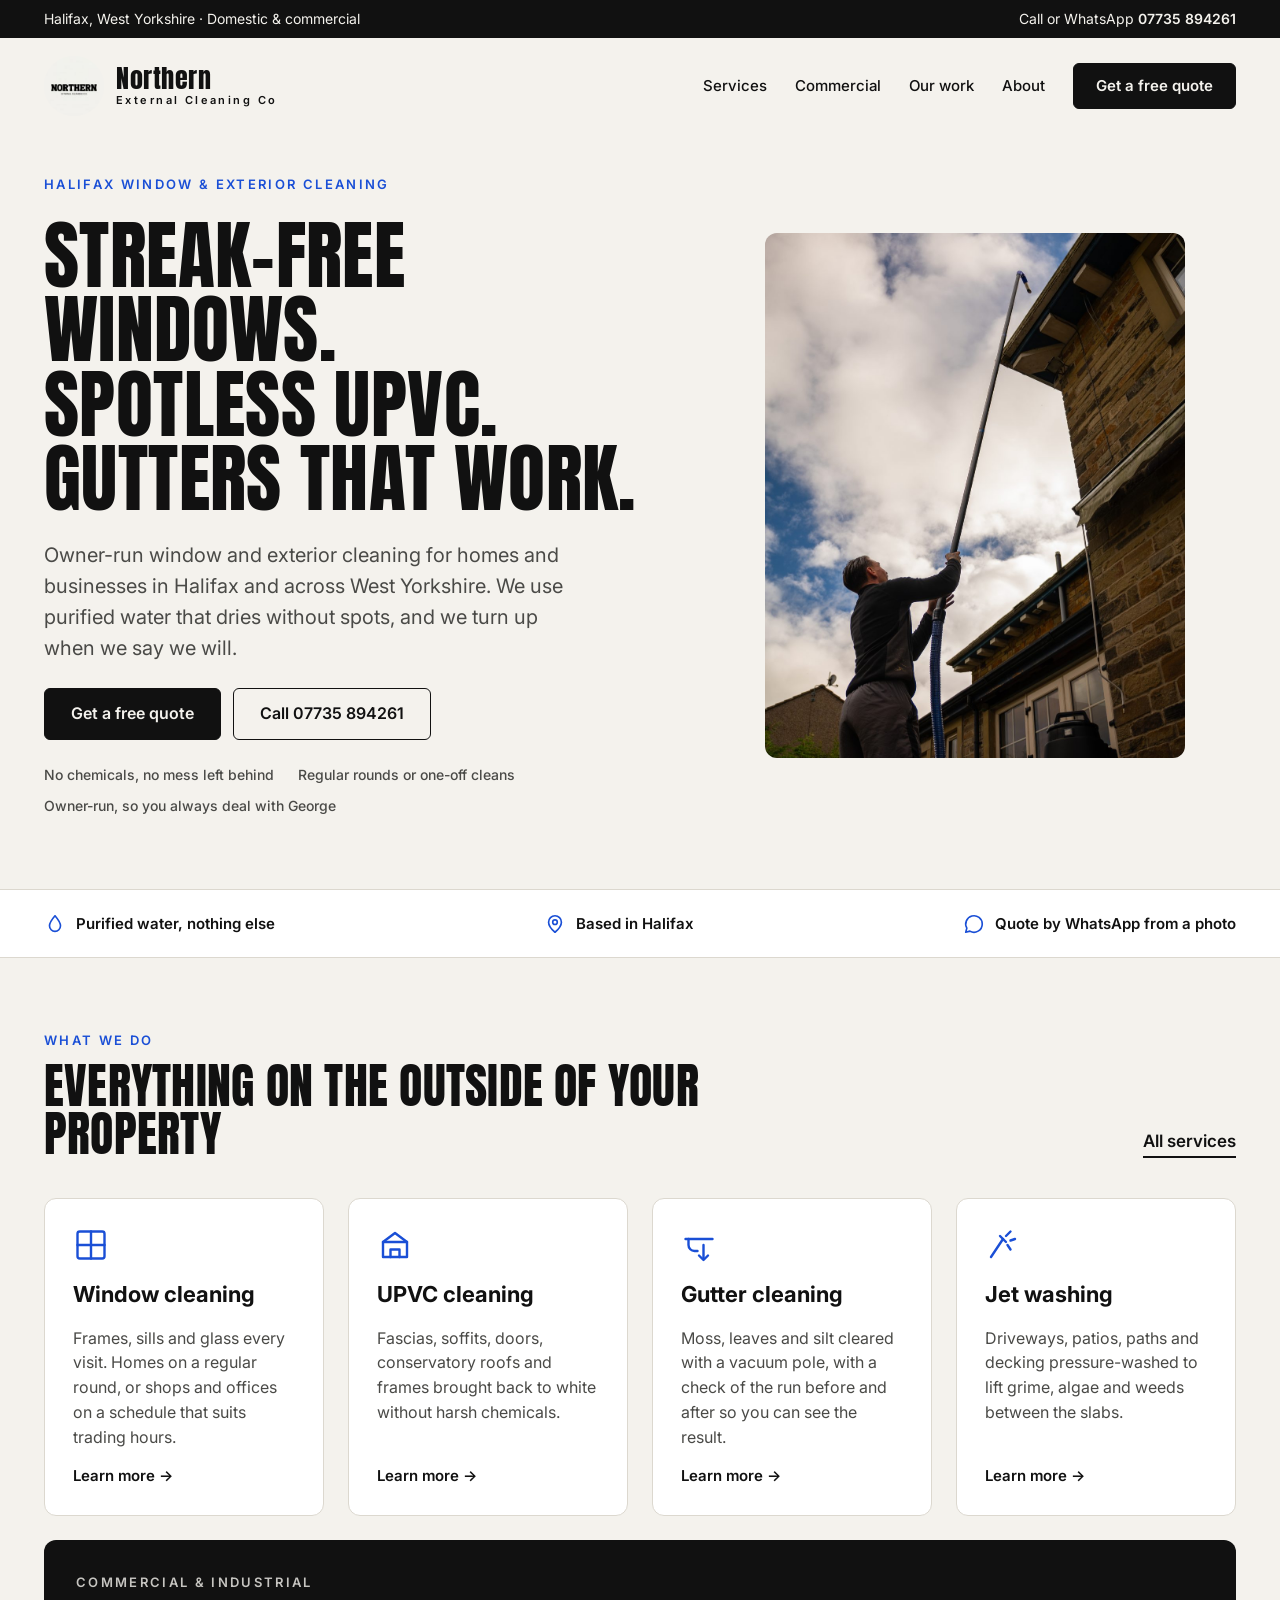
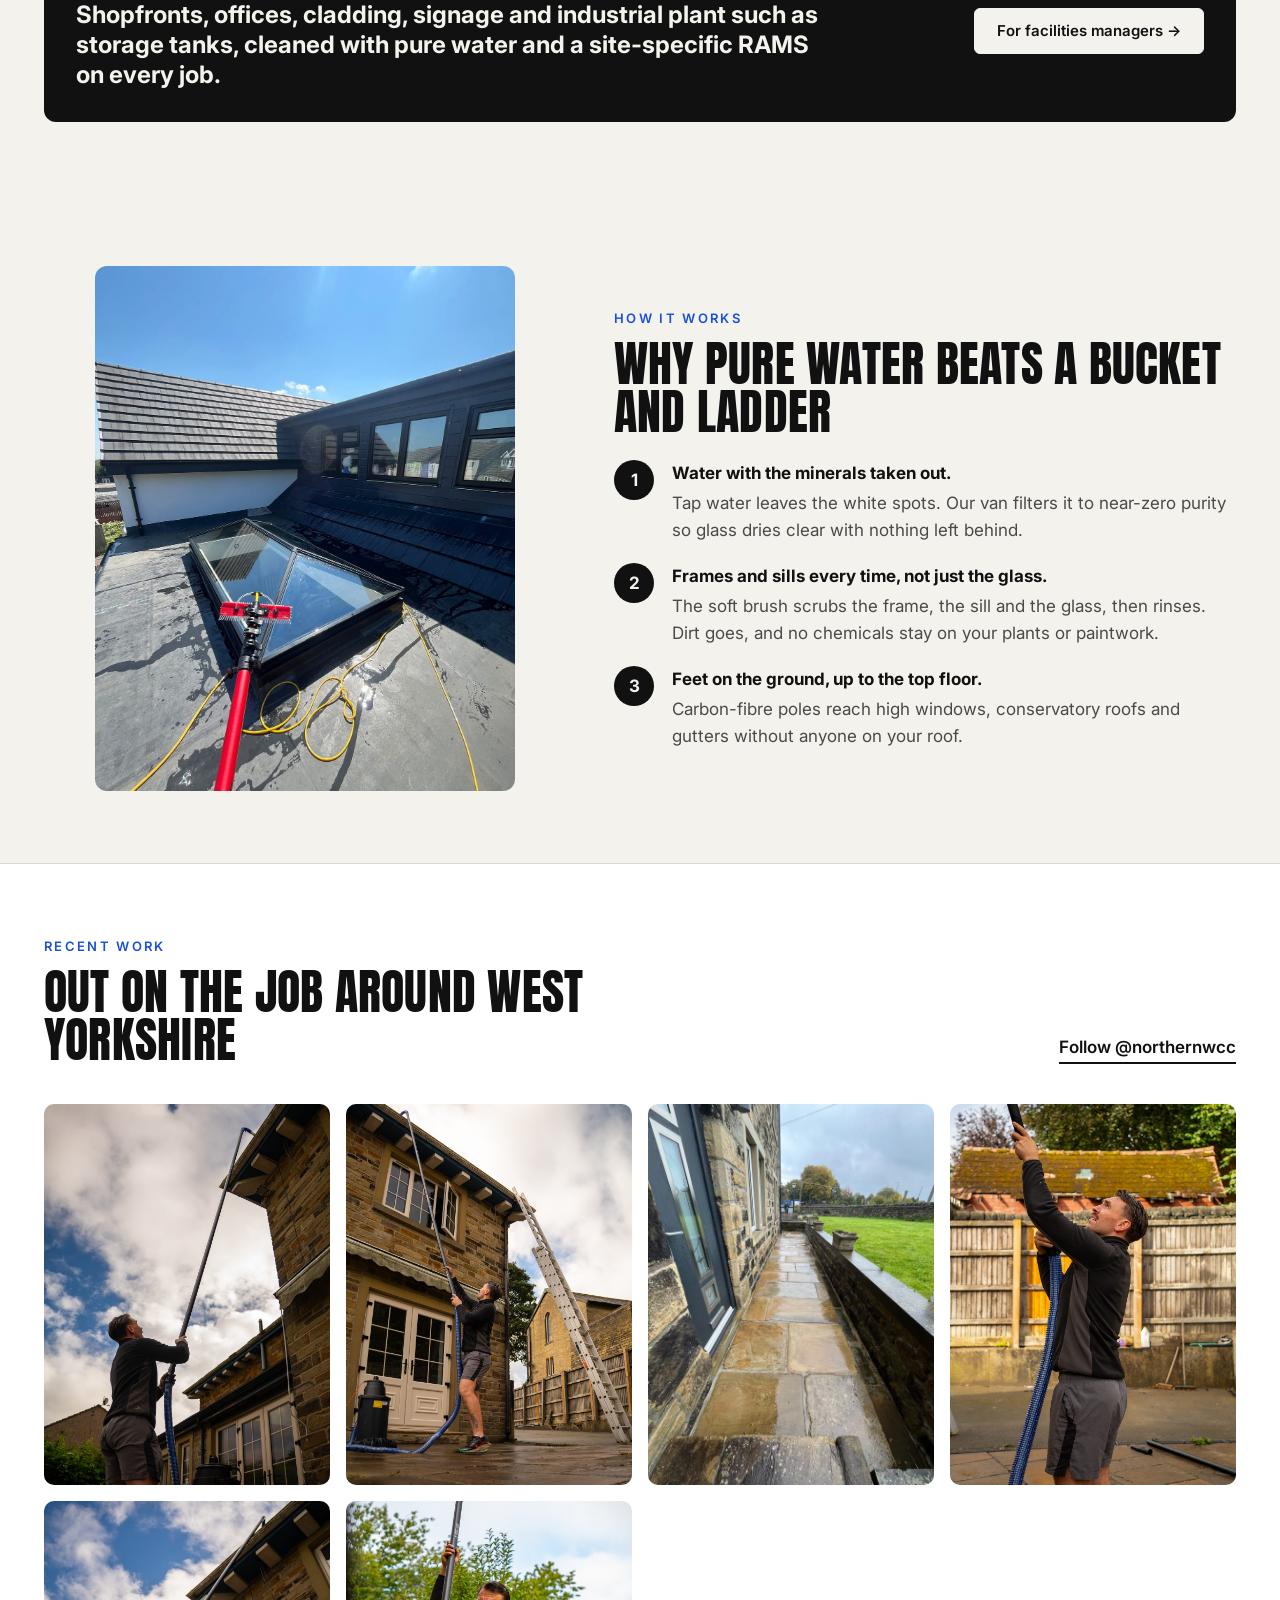
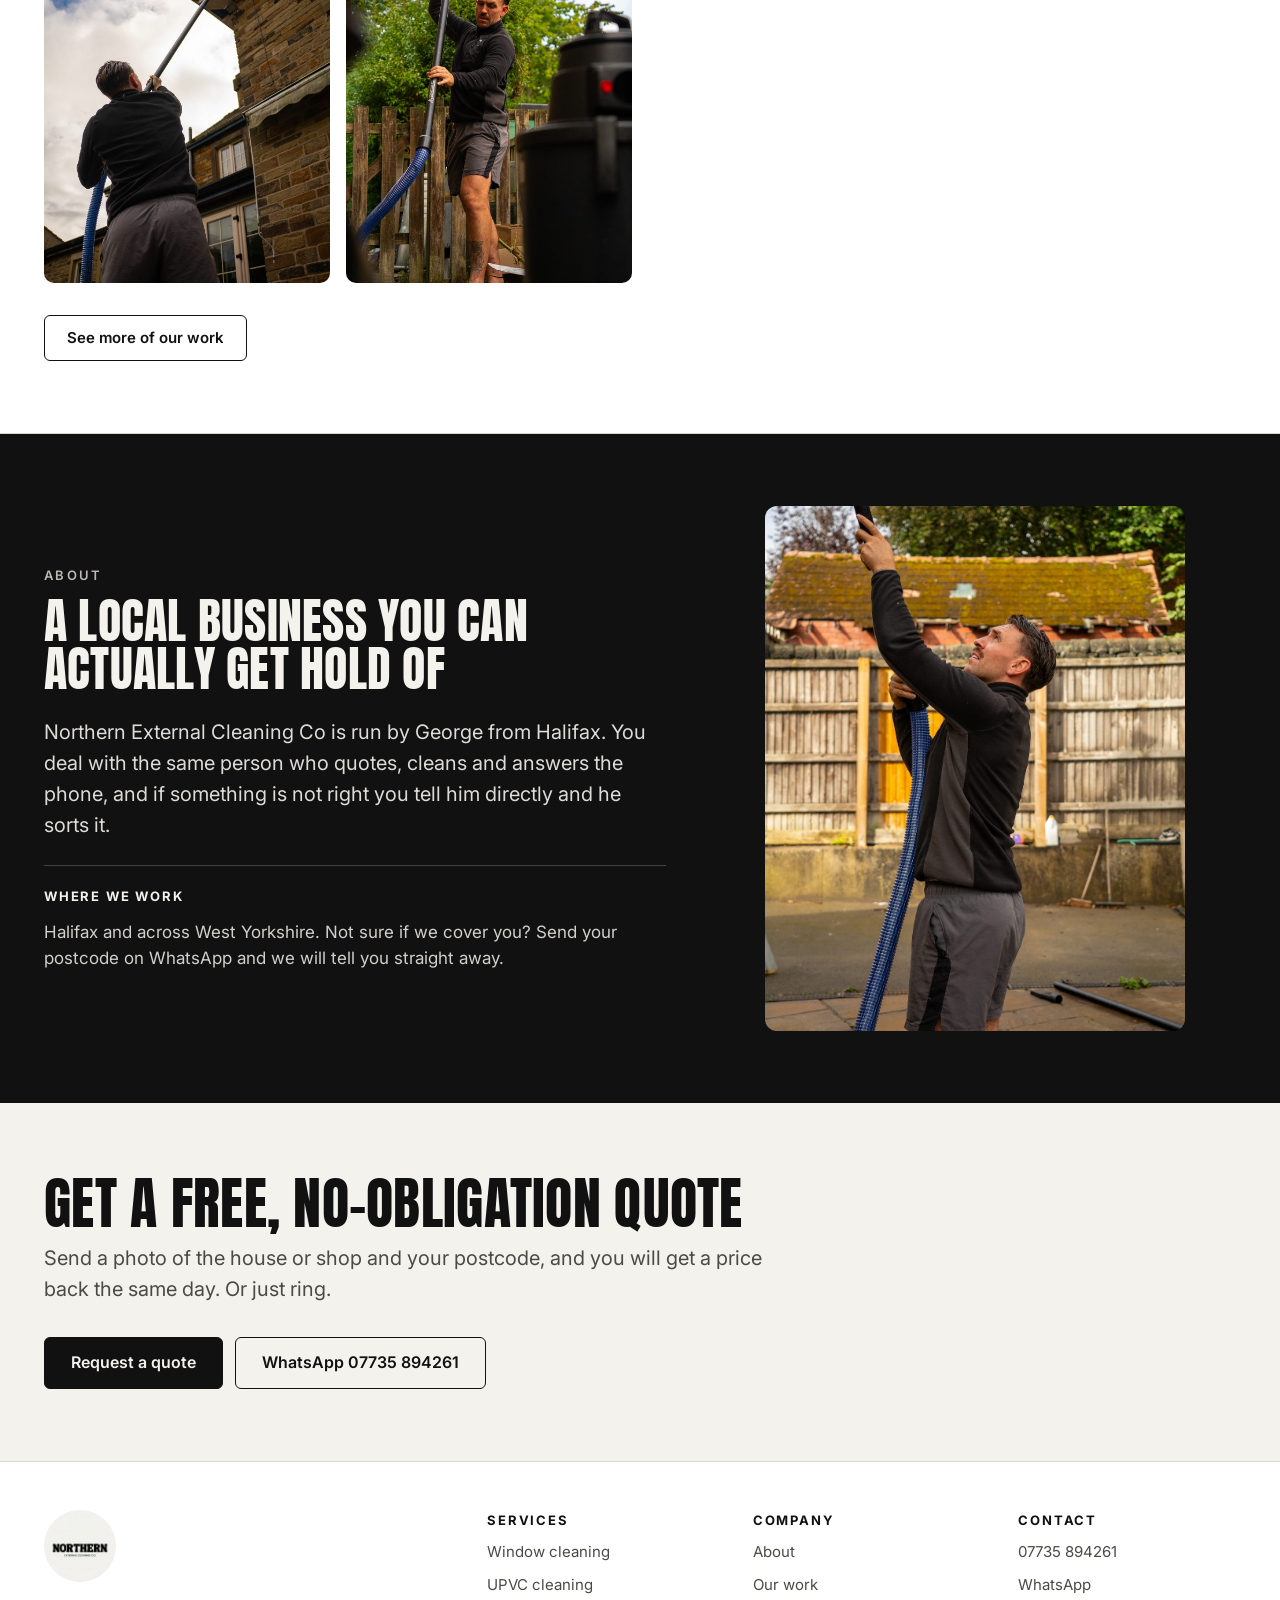
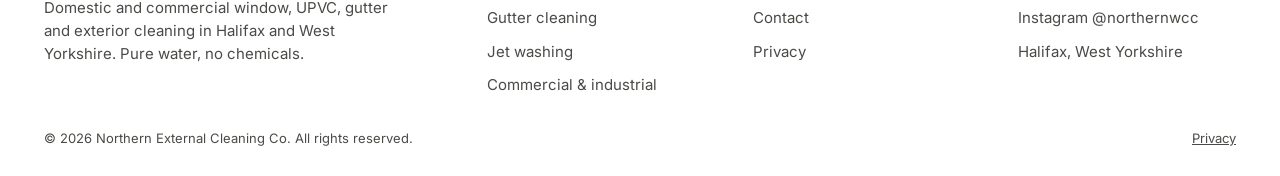
<file: index.html>
<!doctype html>
<html lang="en-GB">
<head>
<meta charset="utf-8">
<meta name="viewport" content="width=device-width, initial-scale=1">
<title>Window Cleaner in Halifax, West Yorkshire | Northern External Cleaning Co</title>
<meta name="description" content="Owner-run window cleaning, UPVC cleaning, gutter clearing and jet washing for homes and businesses in Halifax and across West Yorkshire. Pure water, no streaks. Call or WhatsApp George on 07735 894261.">
<link rel="canonical" href="https://necleaningco.co.uk/">
<meta property="og:site_name" content="Northern External Cleaning Co">
<meta property="og:locale" content="en_GB">
<meta name="twitter:card" content="summary_large_image">
<link rel="icon" href="img/favicon.png" type="image/png">
<link rel="apple-touch-icon" href="img/apple-touch-icon.png">
<meta property="og:title" content="Northern External Cleaning Co">
<meta property="og:description" content="Window, UPVC and gutter cleaning in Halifax and West Yorkshire. Pure water, no streaks.">
<meta property="og:image" content="https://necleaningco.co.uk/img/share.jpg">
<meta property="og:url" content="https://necleaningco.co.uk/">
<meta property="og:type" content="website">
<link rel="preconnect" href="https://fonts.googleapis.com">
<link rel="preconnect" href="https://fonts.gstatic.com" crossorigin>
<link href="https://fonts.googleapis.com/css2?family=Anton&family=Inter:wght@400;500;600;700&display=swap" rel="stylesheet">
<link rel="stylesheet" href="css/styles.css?v=3">
<script type="application/ld+json">
{
  "@context": "https://schema.org",
  "@type": "LocalBusiness",
  "@id": "https://necleaningco.co.uk/#business",
  "name": "Northern External Cleaning Co",
  "description": "Window cleaning, UPVC cleaning, gutter clearing and jet washing for homes and businesses in Halifax and West Yorkshire.",
  "telephone": "+447735894261",
  "url": "https://necleaningco.co.uk/",
  "logo": "https://necleaningco.co.uk/img/logo.png",
  "image": "https://necleaningco.co.uk/img/share.jpg",
  "address": {
    "@type": "PostalAddress",
    "addressLocality": "Halifax",
    "addressRegion": "West Yorkshire",
    "addressCountry": "GB"
  },
  "areaServed": {
    "@type": "AdministrativeArea",
    "name": "West Yorkshire"
  },
  "hasOfferCatalog": {
    "@type": "OfferCatalog",
    "name": "Exterior cleaning services",
    "itemListElement": [
      {
        "@type": "Offer",
        "itemOffered": {
          "@type": "Service",
          "name": "Window cleaning",
          "url": "https://necleaningco.co.uk/services.html#windows"
        }
      },
      {
        "@type": "Offer",
        "itemOffered": {
          "@type": "Service",
          "name": "UPVC cleaning",
          "url": "https://necleaningco.co.uk/services.html#upvc"
        }
      },
      {
        "@type": "Offer",
        "itemOffered": {
          "@type": "Service",
          "name": "Gutter cleaning",
          "url": "https://necleaningco.co.uk/services.html#gutters"
        }
      },
      {
        "@type": "Offer",
        "itemOffered": {
          "@type": "Service",
          "name": "Jet washing",
          "url": "https://necleaningco.co.uk/services.html#jet"
        }
      },
      {
        "@type": "Offer",
        "itemOffered": {
          "@type": "Service",
          "name": "Commercial and industrial exterior cleaning",
          "url": "https://necleaningco.co.uk/commercial.html"
        }
      }
    ]
  },
  "sameAs": [
    "https://www.instagram.com/northernwcc"
  ]
}
</script>
</head>
<body>
<a class="skip" href="#main">Skip to content</a>

<div class="topbar">
  <div class="wrap">
    <span>Halifax, West Yorkshire · Domestic &amp; commercial</span>
    <span>Call or WhatsApp <a href="tel:+447735894261">07735 894261</a></span>
  </div>
</div>

<header class="site-header">
  <div class="wrap">
    <a class="brand" href="index.html">
      <img src="img/logo.png" alt="" width="60" height="60">
      <span class="brand-name">Northern <small>External Cleaning Co</small></span>
    </a>
    <button class="nav-toggle" type="button" aria-label="Open menu" aria-expanded="false" aria-controls="nav">
      <svg viewBox="0 0 24 24" fill="none" stroke="currentColor" stroke-width="2" stroke-linecap="round" aria-hidden="true"><path d="M4 7h16M4 12h16M4 17h16"/></svg>
    </button>
    <nav class="nav" id="nav" aria-label="Main">
      <a href="services.html">Services</a>
      <a href="commercial.html">Commercial</a>
      <a href="gallery.html">Our work</a>
      <a href="index.html#about">About</a>
      <a class="btn sm" href="contact.html">Get a free quote</a>
    </nav>
  </div>
</header>

<main id="main">

  <!-- Hero -->
  <section class="hero">
    <div class="wrap split">
      <div class="copy">
        <span class="eyebrow">Halifax window &amp; exterior cleaning</span>
        <h1 class="display">Streak-free windows.<br>Spotless UPVC.<br>Gutters that work.</h1>
        <p class="lede">Owner-run window and exterior cleaning for homes and businesses in Halifax and across West Yorkshire. We use purified water that dries without spots, and we turn up when we say we will.</p>
        <div class="btn-row">
          <a class="btn" href="contact.html">Get a free quote</a>
          <a class="btn ghost" href="tel:+447735894261">Call 07735 894261</a>
        </div>
        <div class="hero-points">
          <span>No chemicals, no mess left behind</span>
          <span>Regular rounds or one-off cleans</span>
          <span>Owner-run, so you always deal with George</span>
        </div>
      </div>
      <div class="media">
        <img src="img/gutter-vac-sky-2.jpg" alt="George clearing a first-floor gutter with a vacuum pole from the ground" width="1067" height="1600" fetchpriority="high">
      </div>
    </div>
  </section>

  <!-- Trust strip -->
  <div class="strip band-white">
    <div class="wrap">
      <div class="item"><svg viewBox="0 0 24 24" fill="none" stroke="currentColor" stroke-width="1.8" stroke-linecap="round" stroke-linejoin="round" aria-hidden="true"><path d="M12 3s6 7 6 11a6 6 0 0 1-12 0c0-4 6-11 6-11z"/></svg>Purified water, nothing else</div>
      <div class="item"><svg viewBox="0 0 24 24" fill="none" stroke="currentColor" stroke-width="1.8" stroke-linecap="round" stroke-linejoin="round" aria-hidden="true"><path d="M12 21s-7-6-7-11a7 7 0 0 1 14 0c0 5-7 11-7 11z"/><circle cx="12" cy="10" r="2.5"/></svg>Based in Halifax</div>
      <div class="item"><svg viewBox="0 0 24 24" fill="none" stroke="currentColor" stroke-width="1.8" stroke-linecap="round" stroke-linejoin="round" aria-hidden="true"><path d="M21 12a9 9 0 0 1-13.5 7.8L3 21l1.2-4.5A9 9 0 1 1 21 12z"/></svg>Quote by WhatsApp from a photo</div>
    </div>
  </div>

  <!-- Services -->
  <section id="services">
    <div class="wrap">
      <div class="section-head">
        <div class="stack">
          <span class="eyebrow">What we do</span>
          <h2 class="display">Everything on the outside of your property</h2>
        </div>
        <a class="text-link" href="services.html">All services</a>
      </div>
      <div class="cards">
        <a class="card" href="services.html#windows">
          <svg viewBox="0 0 24 24" fill="none" stroke="currentColor" stroke-width="1.6" stroke-linecap="round" stroke-linejoin="round" aria-hidden="true"><rect x="3" y="3" width="18" height="18" rx="1.5"/><path d="M12 3v18M3 12h18"/></svg>
          <h3>Window cleaning</h3>
          <p>Frames, sills and glass every visit. Homes on a regular round, or shops and offices on a schedule that suits trading hours.</p>
          <span class="more">Learn more →</span>
        </a>
        <a class="card" href="services.html#upvc">
          <svg viewBox="0 0 24 24" fill="none" stroke="currentColor" stroke-width="1.6" stroke-linecap="round" stroke-linejoin="round" aria-hidden="true"><path d="M4 10h16v10H4z"/><path d="M4 10l8-6 8 6"/><path d="M9 20v-5h6v5"/></svg>
          <h3>UPVC cleaning</h3>
          <p>Fascias, soffits, doors, conservatory roofs and frames brought back to white without harsh chemicals.</p>
          <span class="more">Learn more →</span>
        </a>
        <a class="card" href="services.html#gutters">
          <svg viewBox="0 0 24 24" fill="none" stroke="currentColor" stroke-width="1.6" stroke-linecap="round" stroke-linejoin="round" aria-hidden="true"><path d="M3 8h18"/><path d="M5 8v4a4 4 0 0 0 4 4h2"/><path d="M15 12v9"/><path d="M12 19l3 3 3-3"/></svg>
          <h3>Gutter cleaning</h3>
          <p>Moss, leaves and silt cleared with a vacuum pole, with a check of the run before and after so you can see the result.</p>
          <span class="more">Learn more →</span>
        </a>
        <a class="card" href="services.html#jet">
          <svg viewBox="0 0 24 24" fill="none" stroke="currentColor" stroke-width="1.6" stroke-linecap="round" stroke-linejoin="round" aria-hidden="true"><path d="M4 20L12 8"/><path d="M10 6l4 4"/><path d="M14 6l3-3M17 9l3-1M15 12l2 3"/></svg>
          <h3>Jet washing</h3>
          <p>Driveways, patios, paths and decking pressure-washed to lift grime, algae and weeds between the slabs.</p>
          <span class="more">Learn more →</span>
        </a>
      </div>
      <a class="callout" href="commercial.html">
        <div class="stack">
          <span class="eyebrow">Commercial &amp; industrial</span>
          <strong>Shopfronts, offices, cladding, signage and industrial plant such as storage tanks, cleaned with pure water and a site-specific RAMS on every job.</strong>
        </div>
        <span class="btn light sm">For facilities managers →</span>
      </a>
    </div>
  </section>

  <!-- How it works -->
  <section>
    <div class="wrap split">
      <div class="media">
        <img src="img/roof-lantern-pure-water.jpg" alt="Pure-water brush on the glass of a roof lantern" width="1200" height="1600" loading="lazy">
      </div>
      <div class="copy stack-lg">
        <div class="stack">
          <span class="eyebrow">How it works</span>
          <h2 class="display">Why pure water beats a bucket and ladder</h2>
        </div>
        <div class="steps">
          <div class="step"><span class="num">1</span><div><strong>Water with the minerals taken out.</strong><p>Tap water leaves the white spots. Our van filters it to near-zero purity so glass dries clear with nothing left behind.</p></div></div>
          <div class="step"><span class="num">2</span><div><strong>Frames and sills every time, not just the glass.</strong><p>The soft brush scrubs the frame, the sill and the glass, then rinses. Dirt goes, and no chemicals stay on your plants or paintwork.</p></div></div>
          <div class="step"><span class="num">3</span><div><strong>Feet on the ground, up to the top floor.</strong><p>Carbon-fibre poles reach high windows, conservatory roofs and gutters without anyone on your roof.</p></div></div>
        </div>
      </div>
    </div>
  </section>

  <!-- Recent work -->
  <section class="band-white">
    <div class="wrap">
      <div class="section-head">
        <div class="stack">
          <span class="eyebrow">Recent work</span>
          <h2 class="display">Out on the job around West Yorkshire</h2>
        </div>
        <a class="text-link" href="https://www.instagram.com/northernwcc" rel="noopener" target="_blank">Follow @northernwcc</a>
      </div>
      <div class="tiles">
        <img src="img/gutter-vac-sky-1.jpg" alt="Vacuum pole clearing a gutter on a stone house" loading="lazy">
        <img src="img/house-wide-working.jpg" alt="Clearing the gutters on a stone semi" loading="lazy">
        <img src="img/flagstone-path-jetwash.jpg" alt="Freshly jet-washed flagstone path" loading="lazy">
        <img src="img/owner-smiling-pole.jpg" alt="George on a gutter job" loading="lazy">
        <img src="img/gutter-vac-corner-sky.jpg" alt="Pole reaching the gutter at the corner of a house" loading="lazy">
        <img src="img/owner-portrait-pole.jpg" alt="George working a pole from the ground" loading="lazy">
      </div>
      <p style="margin-top: 32px"><a class="btn ghost sm" href="gallery.html">See more of our work</a></p>
    </div>
  </section>

  <!-- About -->
  <section id="about" class="dark">
    <div class="wrap split">
      <div class="copy stack-lg">
        <div class="stack">
          <span class="eyebrow">About</span>
          <h2 class="display">A local business you can actually get hold of</h2>
        </div>
        <p class="lede">Northern External Cleaning Co is run by George from Halifax. You deal with the same person who quotes, cleans and answers the phone, and if something is not right you tell him directly and he sorts it.</p>
        <div class="stack" style="border-top: 1px solid rgba(244,242,237,0.2); padding-top: 20px">
          <span class="label-caps">Where we work</span>
          <p class="muted">Halifax and across West Yorkshire. Not sure if we cover you? Send your postcode on WhatsApp and we will tell you straight away.</p>
        </div>
      </div>
      <div class="media">
        <img src="img/owner-smiling-pole.jpg" alt="George, owner of Northern External Cleaning Co, at work" width="1067" height="1600" loading="lazy">
      </div>
    </div>
  </section>

  <!-- CTA -->
  <section>
    <div class="wrap cta-row">
      <div class="stack">
        <h2 class="display big">Get a free, no-obligation quote</h2>
        <p class="lede">Send a photo of the house or shop and your postcode, and you will get a price back the same day. Or just ring.</p>
      </div>
      <div class="btn-row">
        <a class="btn" href="contact.html">Request a quote</a>
        <a class="btn ghost" href="https://wa.me/447735894261" rel="noopener" target="_blank">WhatsApp 07735 894261</a>
      </div>
    </div>
  </section>

</main>

<footer class="site-footer">
  <div class="wrap cols">
    <div class="col wide">
      <img src="img/logo.png" alt="" width="72" height="72" loading="lazy">
      <p class="muted" style="max-width: 360px">Domestic and commercial window, UPVC, gutter and exterior cleaning in Halifax and West Yorkshire. Pure water, no chemicals.</p>
    </div>
    <div class="col">
      <span class="label-caps">Services</span>
      <a href="services.html#windows">Window cleaning</a>
      <a href="services.html#upvc">UPVC cleaning</a>
      <a href="services.html#gutters">Gutter cleaning</a>
      <a href="services.html#jet">Jet washing</a>
      <a href="commercial.html">Commercial &amp; industrial</a>
    </div>
    <div class="col">
      <span class="label-caps">Company</span>
      <a href="index.html#about">About</a>
      <a href="gallery.html">Our work</a>
      <a href="contact.html">Contact</a>
      <a href="privacy.html">Privacy</a>
    </div>
    <div class="col">
      <span class="label-caps">Contact</span>
      <a href="tel:+447735894261">07735 894261</a>
      <a href="https://wa.me/447735894261" rel="noopener" target="_blank">WhatsApp</a>
      <a href="https://www.instagram.com/northernwcc" rel="noopener" target="_blank">Instagram @northernwcc</a>
      <span class="muted">Halifax, West Yorkshire</span>
    </div>
  </div>
  <div class="wrap legal">
    <span>© 2026 Northern External Cleaning Co. All rights reserved.</span>
    <a href="privacy.html">Privacy</a>
  </div>
</footer>

<div class="mobile-bar">
  <a class="btn" href="contact.html">Get a quote</a>
  <a class="btn ghost" href="https://wa.me/447735894261" rel="noopener" target="_blank">WhatsApp</a>
</div>

<script src="js/main.js?v=3"></script>
</body>
</html>
</file>
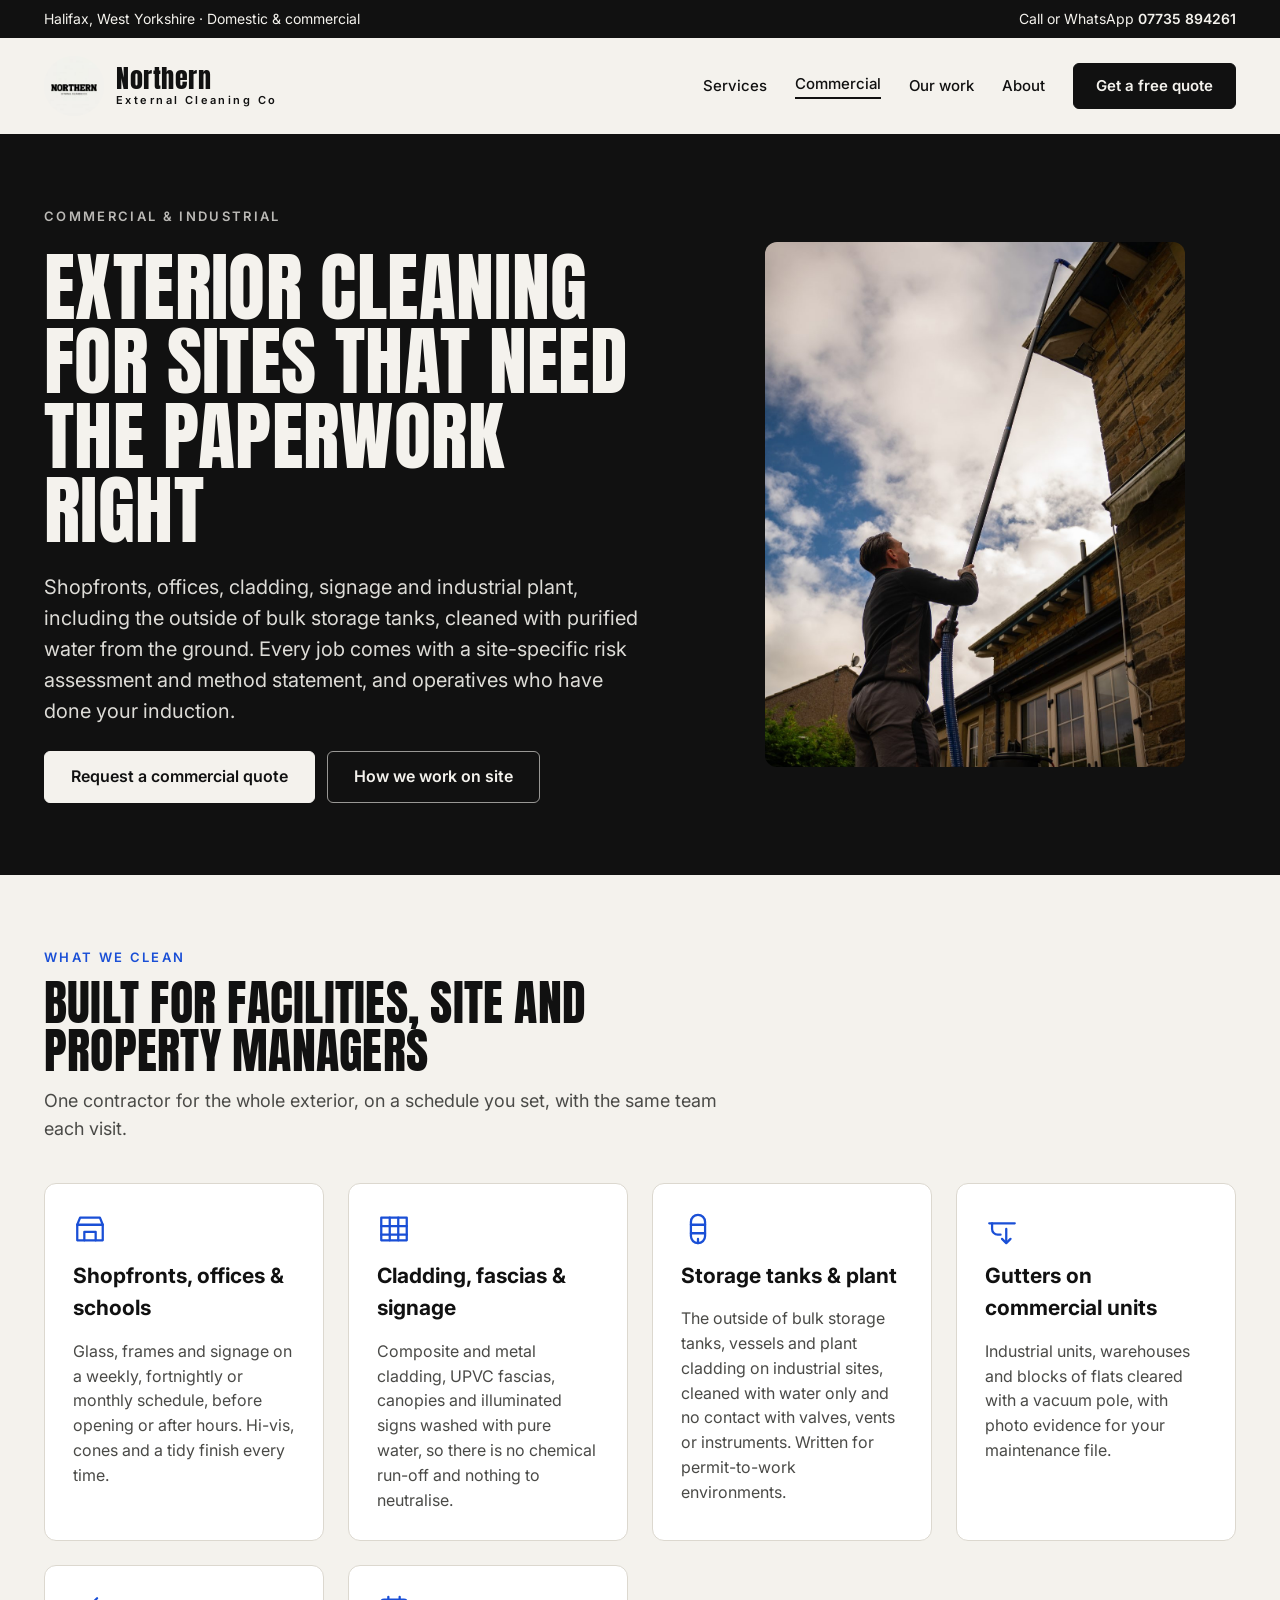
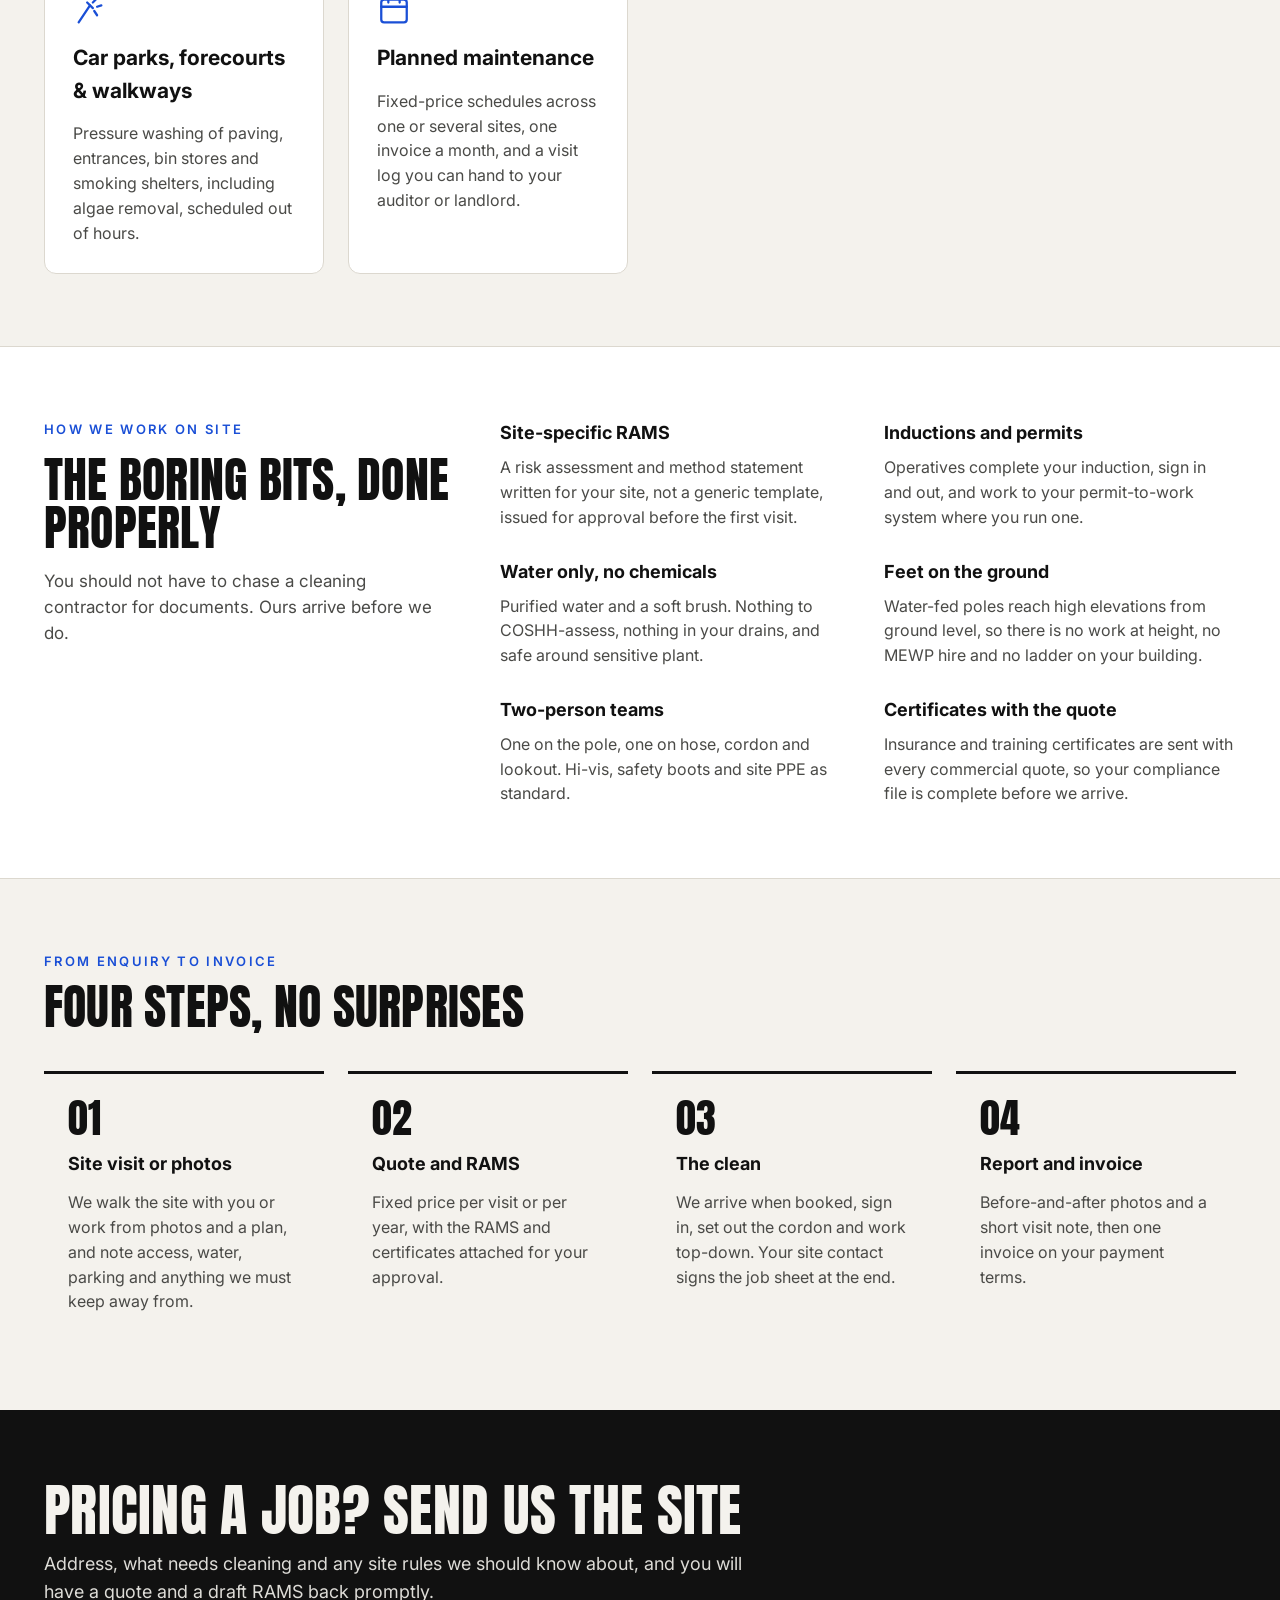
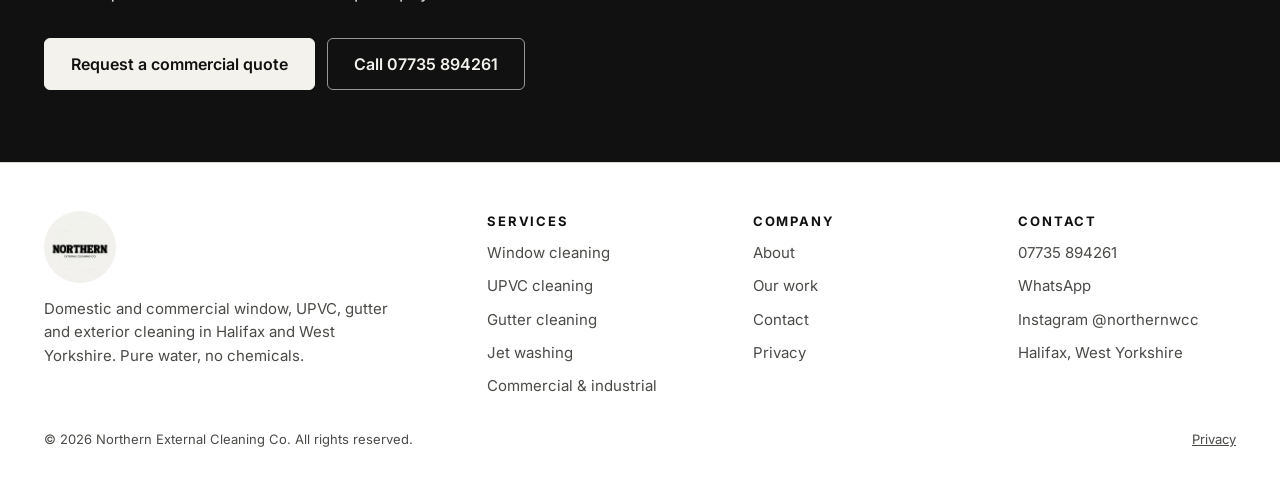
<file: commercial.html>
<!doctype html>
<html lang="en-GB">
<head>
<meta charset="utf-8">
<meta name="viewport" content="width=device-width, initial-scale=1">
<title>Commercial &amp; Industrial Exterior Cleaning in West Yorkshire | Northern External Cleaning Co</title>
<meta name="description" content="Pure-water cleaning of shopfronts, offices, cladding, signage and industrial plant including storage tanks, across Halifax and West Yorkshire. Site-specific RAMS with every quote.">
<link rel="canonical" href="https://necleaningco.co.uk/commercial.html">
<meta property="og:title" content="Commercial &amp; Industrial Exterior Cleaning | Northern External Cleaning Co">
<meta property="og:description" content="Pure-water cleaning of shopfronts, offices, cladding and industrial plant in West Yorkshire, with site-specific RAMS.">
<meta property="og:image" content="https://necleaningco.co.uk/img/share.jpg">
<meta property="og:url" content="https://necleaningco.co.uk/commercial.html">
<meta property="og:type" content="website">
<meta property="og:site_name" content="Northern External Cleaning Co">
<meta property="og:locale" content="en_GB">
<meta name="twitter:card" content="summary_large_image">
<link rel="icon" href="img/favicon.png" type="image/png">
<link rel="apple-touch-icon" href="img/apple-touch-icon.png">
<link rel="preconnect" href="https://fonts.googleapis.com">
<link rel="preconnect" href="https://fonts.gstatic.com" crossorigin>
<link href="https://fonts.googleapis.com/css2?family=Anton&family=Inter:wght@400;500;600;700&display=swap" rel="stylesheet">
<link rel="stylesheet" href="css/styles.css?v=3">
</head>
<body>
<a class="skip" href="#main">Skip to content</a>

<div class="topbar">
  <div class="wrap">
    <span>Halifax, West Yorkshire · Domestic &amp; commercial</span>
    <span>Call or WhatsApp <a href="tel:+447735894261">07735 894261</a></span>
  </div>
</div>

<header class="site-header">
  <div class="wrap">
    <a class="brand" href="index.html">
      <img src="img/logo.png" alt="" width="60" height="60">
      <span class="brand-name">Northern <small>External Cleaning Co</small></span>
    </a>
    <button class="nav-toggle" type="button" aria-label="Open menu" aria-expanded="false" aria-controls="nav">
      <svg viewBox="0 0 24 24" fill="none" stroke="currentColor" stroke-width="2" stroke-linecap="round" aria-hidden="true"><path d="M4 7h16M4 12h16M4 17h16"/></svg>
    </button>
    <nav class="nav" id="nav" aria-label="Main">
      <a href="services.html">Services</a>
      <a href="commercial.html" aria-current="page">Commercial</a>
      <a href="gallery.html">Our work</a>
      <a href="index.html#about">About</a>
      <a class="btn sm" href="contact.html">Get a free quote</a>
    </nav>
  </div>
</header>

<main id="main">

  <!-- Hero -->
  <section class="dark">
    <div class="wrap split">
      <div class="copy stack-lg">
        <span class="eyebrow">Commercial &amp; industrial</span>
        <h1 class="display">Exterior cleaning for sites that need the paperwork right</h1>
        <p class="lede" style="max-width: 600px">Shopfronts, offices, cladding, signage and industrial plant, including the outside of bulk storage tanks, cleaned with purified water from the ground. Every job comes with a site-specific risk assessment and method statement, and operatives who have done your induction.</p>
        <div class="btn-row">
          <a class="btn light" href="contact.html">Request a commercial quote</a>
          <a class="btn outline-light" href="#compliance">How we work on site</a>
        </div>
      </div>
      <div class="media">
        <img src="img/gutter-vac-sky-1.jpg" alt="Operative working a pole to roof level from the ground" width="1067" height="1600" fetchpriority="high">
      </div>
    </div>
  </section>

  <!-- What we clean -->
  <section>
    <div class="wrap">
      <div class="section-head">
        <div class="stack">
          <span class="eyebrow">What we clean</span>
          <h2 class="display">Built for facilities, site and property managers</h2>
          <p class="lede" style="font-size: 18px">One contractor for the whole exterior, on a schedule you set, with the same team each visit.</p>
        </div>
      </div>
      <div class="cards grid">
        <div class="card">
          <svg viewBox="0 0 24 24" fill="none" stroke="currentColor" stroke-width="1.6" stroke-linecap="round" stroke-linejoin="round" aria-hidden="true"><path d="M3 9h18v11H3z"/><path d="M3 9l2-5h14l2 5"/><path d="M8 20v-6h8v6"/></svg>
          <h3>Shopfronts, offices &amp; schools</h3>
          <p>Glass, frames and signage on a weekly, fortnightly or monthly schedule, before opening or after hours. Hi-vis, cones and a tidy finish every time.</p>
        </div>
        <div class="card">
          <svg viewBox="0 0 24 24" fill="none" stroke="currentColor" stroke-width="1.6" stroke-linecap="round" stroke-linejoin="round" aria-hidden="true"><path d="M3 4h18v16H3z"/><path d="M3 10h18M3 16h18"/><path d="M9 4v16M15 4v16"/></svg>
          <h3>Cladding, fascias &amp; signage</h3>
          <p>Composite and metal cladding, UPVC fascias, canopies and illuminated signs washed with pure water, so there is no chemical run-off and nothing to neutralise.</p>
        </div>
        <div class="card">
          <svg viewBox="0 0 24 24" fill="none" stroke="currentColor" stroke-width="1.6" stroke-linecap="round" stroke-linejoin="round" aria-hidden="true"><rect x="7" y="2" width="10" height="20" rx="5"/><path d="M12 22v-3M7 9h10M7 15h10"/></svg>
          <h3>Storage tanks &amp; plant</h3>
          <p>The outside of bulk storage tanks, vessels and plant cladding on industrial sites, cleaned with water only and no contact with valves, vents or instruments. Written for permit-to-work environments.</p>
        </div>
        <div class="card">
          <svg viewBox="0 0 24 24" fill="none" stroke="currentColor" stroke-width="1.6" stroke-linecap="round" stroke-linejoin="round" aria-hidden="true"><path d="M3 8h18"/><path d="M5 8v4a4 4 0 0 0 4 4h2"/><path d="M15 12v9"/><path d="M12 19l3 3 3-3"/></svg>
          <h3>Gutters on commercial units</h3>
          <p>Industrial units, warehouses and blocks of flats cleared with a vacuum pole, with photo evidence for your maintenance file.</p>
        </div>
        <div class="card">
          <svg viewBox="0 0 24 24" fill="none" stroke="currentColor" stroke-width="1.6" stroke-linecap="round" stroke-linejoin="round" aria-hidden="true"><path d="M4 20L12 8"/><path d="M10 6l4 4"/><path d="M14 6l3-3M17 9l3-1M15 12l2 3"/></svg>
          <h3>Car parks, forecourts &amp; walkways</h3>
          <p>Pressure washing of paving, entrances, bin stores and smoking shelters, including algae removal, scheduled out of hours.</p>
        </div>
        <div class="card">
          <svg viewBox="0 0 24 24" fill="none" stroke="currentColor" stroke-width="1.6" stroke-linecap="round" stroke-linejoin="round" aria-hidden="true"><rect x="3" y="4" width="18" height="16" rx="2"/><path d="M3 9h18"/><path d="M8 2v4M16 2v4"/></svg>
          <h3>Planned maintenance</h3>
          <p>Fixed-price schedules across one or several sites, one invoice a month, and a visit log you can hand to your auditor or landlord.</p>
        </div>
      </div>
    </div>
  </section>

  <!-- How we work on site -->
  <section id="compliance" class="band-white">
    <div class="wrap faq">
      <div class="stack" style="gap: 16px">
        <span class="eyebrow">How we work on site</span>
        <h2 class="display">The boring bits, done properly</h2>
        <p class="muted">You should not have to chase a cleaning contractor for documents. Ours arrive before we do.</p>
      </div>
      <div class="qs facts">
        <div><strong>Site-specific RAMS</strong><p>A risk assessment and method statement written for your site, not a generic template, issued for approval before the first visit.</p></div>
        <div><strong>Inductions and permits</strong><p>Operatives complete your induction, sign in and out, and work to your permit-to-work system where you run one.</p></div>
        <div><strong>Water only, no chemicals</strong><p>Purified water and a soft brush. Nothing to COSHH-assess, nothing in your drains, and safe around sensitive plant.</p></div>
        <div><strong>Feet on the ground</strong><p>Water-fed poles reach high elevations from ground level, so there is no work at height, no MEWP hire and no ladder on your building.</p></div>
        <div><strong>Two-person teams</strong><p>One on the pole, one on hose, cordon and lookout. Hi-vis, safety boots and site PPE as standard.</p></div>
        <div><strong>Certificates with the quote</strong><p>Insurance and training certificates are sent with every commercial quote, so your compliance file is complete before we arrive.</p></div>
      </div>
    </div>
  </section>

  <!-- Process -->
  <section>
    <div class="wrap">
      <div class="section-head">
        <div class="stack">
          <span class="eyebrow">From enquiry to invoice</span>
          <h2 class="display">Four steps, no surprises</h2>
        </div>
      </div>
      <div class="process">
        <div><span class="big-num">01</span><strong>Site visit or photos</strong><p>We walk the site with you or work from photos and a plan, and note access, water, parking and anything we must keep away from.</p></div>
        <div><span class="big-num">02</span><strong>Quote and RAMS</strong><p>Fixed price per visit or per year, with the RAMS and certificates attached for your approval.</p></div>
        <div><span class="big-num">03</span><strong>The clean</strong><p>We arrive when booked, sign in, set out the cordon and work top-down. Your site contact signs the job sheet at the end.</p></div>
        <div><span class="big-num">04</span><strong>Report and invoice</strong><p>Before-and-after photos and a short visit note, then one invoice on your payment terms.</p></div>
      </div>
    </div>
  </section>

  <!-- CTA -->
  <section class="dark">
    <div class="wrap cta-row">
      <div class="stack">
        <h2 class="display big">Pricing a job? Send us the site</h2>
        <p class="lede" style="font-size: 18px">Address, what needs cleaning and any site rules we should know about, and you will have a quote and a draft RAMS back promptly.</p>
      </div>
      <div class="btn-row">
        <a class="btn light" href="contact.html">Request a commercial quote</a>
        <a class="btn outline-light" href="tel:+447735894261">Call 07735 894261</a>
      </div>
    </div>
  </section>

</main>

<footer class="site-footer">
  <div class="wrap cols">
    <div class="col wide">
      <img src="img/logo.png" alt="" width="72" height="72" loading="lazy">
      <p class="muted" style="max-width: 360px">Domestic and commercial window, UPVC, gutter and exterior cleaning in Halifax and West Yorkshire. Pure water, no chemicals.</p>
    </div>
    <div class="col">
      <span class="label-caps">Services</span>
      <a href="services.html#windows">Window cleaning</a>
      <a href="services.html#upvc">UPVC cleaning</a>
      <a href="services.html#gutters">Gutter cleaning</a>
      <a href="services.html#jet">Jet washing</a>
      <a href="commercial.html">Commercial &amp; industrial</a>
    </div>
    <div class="col">
      <span class="label-caps">Company</span>
      <a href="index.html#about">About</a>
      <a href="gallery.html">Our work</a>
      <a href="contact.html">Contact</a>
      <a href="privacy.html">Privacy</a>
    </div>
    <div class="col">
      <span class="label-caps">Contact</span>
      <a href="tel:+447735894261">07735 894261</a>
      <a href="https://wa.me/447735894261" rel="noopener" target="_blank">WhatsApp</a>
      <a href="https://www.instagram.com/northernwcc" rel="noopener" target="_blank">Instagram @northernwcc</a>
      <span class="muted">Halifax, West Yorkshire</span>
    </div>
  </div>
  <div class="wrap legal">
    <span>© 2026 Northern External Cleaning Co. All rights reserved.</span>
    <a href="privacy.html">Privacy</a>
  </div>
</footer>

<div class="mobile-bar">
  <a class="btn" href="contact.html">Get a quote</a>
  <a class="btn ghost" href="https://wa.me/447735894261" rel="noopener" target="_blank">WhatsApp</a>
</div>

<script src="js/main.js?v=3"></script>
</body>
</html>
</file>
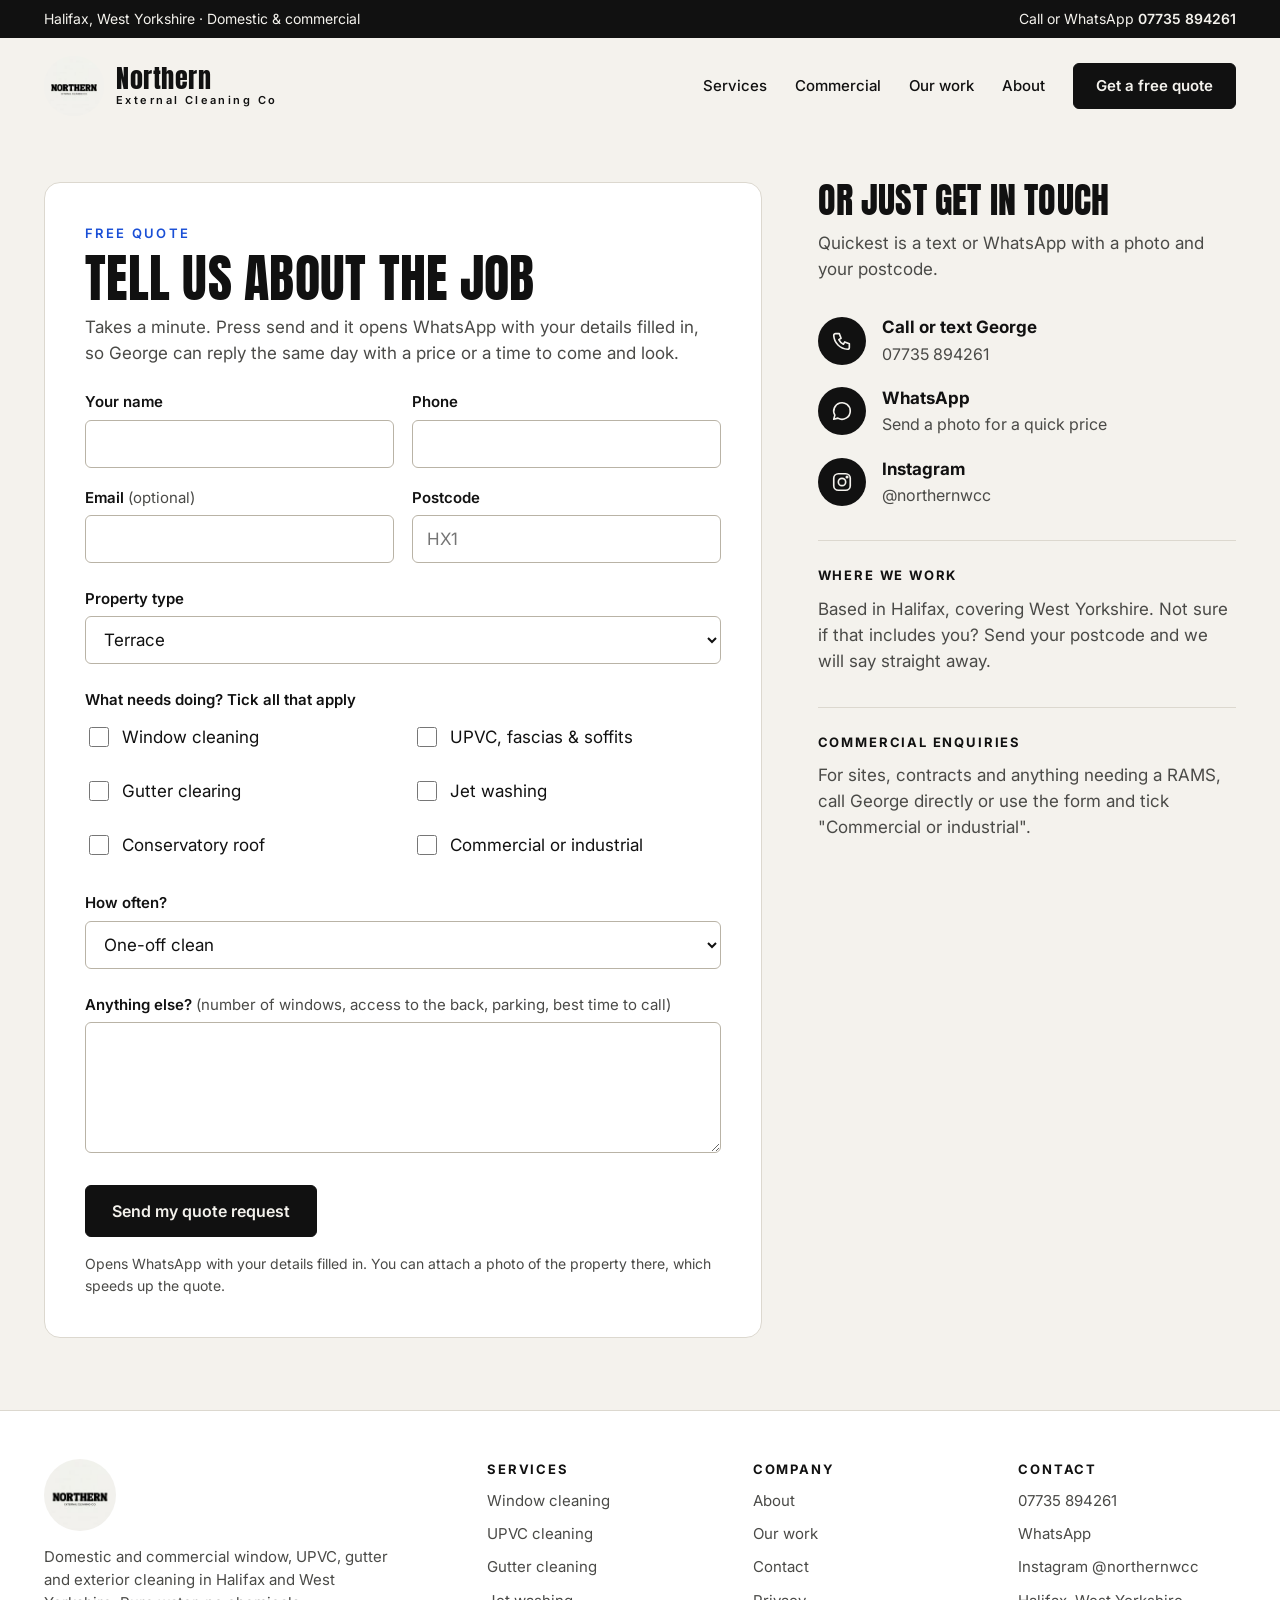
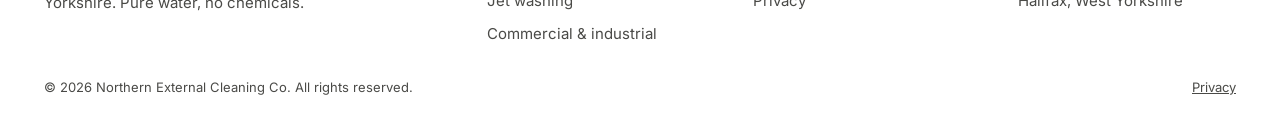
<file: contact.html>
<!doctype html>
<html lang="en-GB">
<head>
<meta charset="utf-8">
<meta name="viewport" content="width=device-width, initial-scale=1">
<title>Get a Free Quote | Northern External Cleaning Co, Halifax</title>
<meta name="description" content="Get a free quote for window cleaning, UPVC cleaning, gutter clearing or jet washing in Halifax and West Yorkshire. Call or WhatsApp George on 07735 894261, or send the quick form.">
<link rel="canonical" href="https://necleaningco.co.uk/contact.html">
<meta property="og:title" content="Get a Free Quote | Northern External Cleaning Co">
<meta property="og:description" content="Call or WhatsApp George on 07735 894261 for a free quote on window, UPVC, gutter or jet-wash work.">
<meta property="og:image" content="https://necleaningco.co.uk/img/share.jpg">
<meta property="og:url" content="https://necleaningco.co.uk/contact.html">
<meta property="og:type" content="website">
<meta property="og:site_name" content="Northern External Cleaning Co">
<meta property="og:locale" content="en_GB">
<meta name="twitter:card" content="summary_large_image">
<link rel="icon" href="img/favicon.png" type="image/png">
<link rel="apple-touch-icon" href="img/apple-touch-icon.png">
<link rel="preconnect" href="https://fonts.googleapis.com">
<link rel="preconnect" href="https://fonts.gstatic.com" crossorigin>
<link href="https://fonts.googleapis.com/css2?family=Anton&family=Inter:wght@400;500;600;700&display=swap" rel="stylesheet">
<link rel="stylesheet" href="css/styles.css?v=3">
</head>
<body>
<a class="skip" href="#main">Skip to content</a>

<div class="topbar">
  <div class="wrap">
    <span>Halifax, West Yorkshire · Domestic &amp; commercial</span>
    <span>Call or WhatsApp <a href="tel:+447735894261">07735 894261</a></span>
  </div>
</div>

<header class="site-header">
  <div class="wrap">
    <a class="brand" href="index.html">
      <img src="img/logo.png" alt="" width="60" height="60">
      <span class="brand-name">Northern <small>External Cleaning Co</small></span>
    </a>
    <button class="nav-toggle" type="button" aria-label="Open menu" aria-expanded="false" aria-controls="nav">
      <svg viewBox="0 0 24 24" fill="none" stroke="currentColor" stroke-width="2" stroke-linecap="round" aria-hidden="true"><path d="M4 7h16M4 12h16M4 17h16"/></svg>
    </button>
    <nav class="nav" id="nav" aria-label="Main">
      <a href="services.html">Services</a>
      <a href="commercial.html">Commercial</a>
      <a href="gallery.html">Our work</a>
      <a href="index.html#about">About</a>
      <a class="btn sm" href="contact.html" aria-current="page">Get a free quote</a>
    </nav>
  </div>
</header>

<main id="main">
  <section style="padding-top: 48px">
    <div class="wrap contact-layout">

      <!-- The form sends its contents to WhatsApp (see js/main.js).
           To send by email instead, add an action attribute, e.g. action="https://formspree.io/f/YOUR_ID" method="POST" — see README.md -->
      <form class="quote-form" id="quote-form" method="post" novalidate>
        <div class="stack" style="gap: 10px">
          <span class="eyebrow">Free quote</span>
          <h1 class="display">Tell us about the job</h1>
          <p class="muted">Takes a minute. Press send and it opens WhatsApp with your details filled in, so George can reply the same day with a price or a time to come and look.</p>
        </div>

        <div class="fields-2">
          <div class="field"><label for="name">Your name</label><input id="name" name="name" type="text" autocomplete="name" required></div>
          <div class="field"><label for="phone">Phone</label><input id="phone" name="phone" type="tel" autocomplete="tel" required></div>
          <div class="field"><label for="email">Email <span>(optional)</span></label><input id="email" name="email" type="email" autocomplete="email"></div>
          <div class="field"><label for="postcode">Postcode</label><input id="postcode" name="postcode" type="text" autocomplete="postal-code" placeholder="HX1" required></div>
        </div>

        <div class="field">
          <label for="property">Property type</label>
          <select id="property" name="property">
            <option>Terrace</option><option>Semi-detached</option><option>Detached</option><option>Flat or apartment block</option><option>Shop or office</option><option>Industrial or commercial site</option>
          </select>
        </div>

        <fieldset>
          <legend>What needs doing? Tick all that apply</legend>
          <div class="choices">
            <label><input type="checkbox" name="service" value="Window cleaning">Window cleaning</label>
            <label><input type="checkbox" name="service" value="UPVC, fascias and soffits">UPVC, fascias &amp; soffits</label>
            <label><input type="checkbox" name="service" value="Gutter clearing">Gutter clearing</label>
            <label><input type="checkbox" name="service" value="Jet washing">Jet washing</label>
            <label><input type="checkbox" name="service" value="Conservatory roof">Conservatory roof</label>
            <label><input type="checkbox" name="service" value="Commercial or industrial">Commercial or industrial</label>
          </div>
        </fieldset>

        <div class="field">
          <label for="frequency">How often?</label>
          <select id="frequency" name="frequency">
            <option>One-off clean</option><option>Every 4 weeks</option><option>Every 8 weeks</option><option>Not sure yet</option>
          </select>
        </div>

        <div class="field">
          <label for="message">Anything else? <span>(number of windows, access to the back, parking, best time to call)</span></label>
          <textarea id="message" name="message" rows="4"></textarea>
        </div>

        <div class="form-foot">
          <button class="btn" type="submit">Send my quote request</button>
          <small id="form-note">Opens WhatsApp with your details filled in. You can attach a photo of the property there, which speeds up the quote.</small>
        </div>
      </form>

      <aside class="contact-aside">
        <div class="stack">
          <h2 class="display" style="font-size: 36px">Or just get in touch</h2>
          <p class="muted">Quickest is a text or WhatsApp with a photo and your postcode.</p>
        </div>
        <div class="contact-links">
          <a href="tel:+447735894261"><span class="icon"><svg viewBox="0 0 24 24" fill="none" stroke="currentColor" stroke-width="1.8" stroke-linecap="round" stroke-linejoin="round" aria-hidden="true"><path d="M5 4h4l2 5-2.5 1.5a11 11 0 0 0 5 5L15 13l5 2v4a2 2 0 0 1-2 2A16 16 0 0 1 3 6a2 2 0 0 1 2-2"/></svg></span><span><strong>Call or text George</strong><span class="muted">07735 894261</span></span></a>
          <a href="https://wa.me/447735894261" rel="noopener" target="_blank"><span class="icon"><svg viewBox="0 0 24 24" fill="none" stroke="currentColor" stroke-width="1.8" stroke-linecap="round" stroke-linejoin="round" aria-hidden="true"><path d="M21 12a9 9 0 0 1-13.5 7.8L3 21l1.2-4.5A9 9 0 1 1 21 12z"/></svg></span><span><strong>WhatsApp</strong><span class="muted">Send a photo for a quick price</span></span></a>
          <a href="https://www.instagram.com/northernwcc" rel="noopener" target="_blank"><span class="icon"><svg viewBox="0 0 24 24" fill="none" stroke="currentColor" stroke-width="1.8" stroke-linecap="round" stroke-linejoin="round" aria-hidden="true"><rect x="3" y="3" width="18" height="18" rx="5"/><circle cx="12" cy="12" r="4"/><circle cx="17.5" cy="6.5" r="0.8" fill="currentColor"/></svg></span><span><strong>Instagram</strong><span class="muted">@northernwcc</span></span></a>
        </div>
        <div class="aside-block">
          <span class="label-caps">Where we work</span>
          <p class="muted">Based in Halifax, covering West Yorkshire. Not sure if that includes you? Send your postcode and we will say straight away.</p>
        </div>
        <div class="aside-block">
          <span class="label-caps">Commercial enquiries</span>
          <p class="muted">For sites, contracts and anything needing a RAMS, call George directly or use the form and tick "Commercial or industrial".</p>
        </div>
      </aside>

    </div>
  </section>
</main>

<footer class="site-footer">
  <div class="wrap cols">
    <div class="col wide">
      <img src="img/logo.png" alt="" width="72" height="72" loading="lazy">
      <p class="muted" style="max-width: 360px">Domestic and commercial window, UPVC, gutter and exterior cleaning in Halifax and West Yorkshire. Pure water, no chemicals.</p>
    </div>
    <div class="col">
      <span class="label-caps">Services</span>
      <a href="services.html#windows">Window cleaning</a>
      <a href="services.html#upvc">UPVC cleaning</a>
      <a href="services.html#gutters">Gutter cleaning</a>
      <a href="services.html#jet">Jet washing</a>
      <a href="commercial.html">Commercial &amp; industrial</a>
    </div>
    <div class="col">
      <span class="label-caps">Company</span>
      <a href="index.html#about">About</a>
      <a href="gallery.html">Our work</a>
      <a href="contact.html">Contact</a>
      <a href="privacy.html">Privacy</a>
    </div>
    <div class="col">
      <span class="label-caps">Contact</span>
      <a href="tel:+447735894261">07735 894261</a>
      <a href="https://wa.me/447735894261" rel="noopener" target="_blank">WhatsApp</a>
      <a href="https://www.instagram.com/northernwcc" rel="noopener" target="_blank">Instagram @northernwcc</a>
      <span class="muted">Halifax, West Yorkshire</span>
    </div>
  </div>
  <div class="wrap legal">
    <span>© 2026 Northern External Cleaning Co. All rights reserved.</span>
    <a href="privacy.html">Privacy</a>
  </div>
</footer>

<div class="mobile-bar">
  <a class="btn" href="tel:+447735894261">Call George</a>
  <a class="btn ghost" href="https://wa.me/447735894261" rel="noopener" target="_blank">WhatsApp</a>
</div>

<script src="js/main.js?v=3"></script>
</body>
</html>
</file>
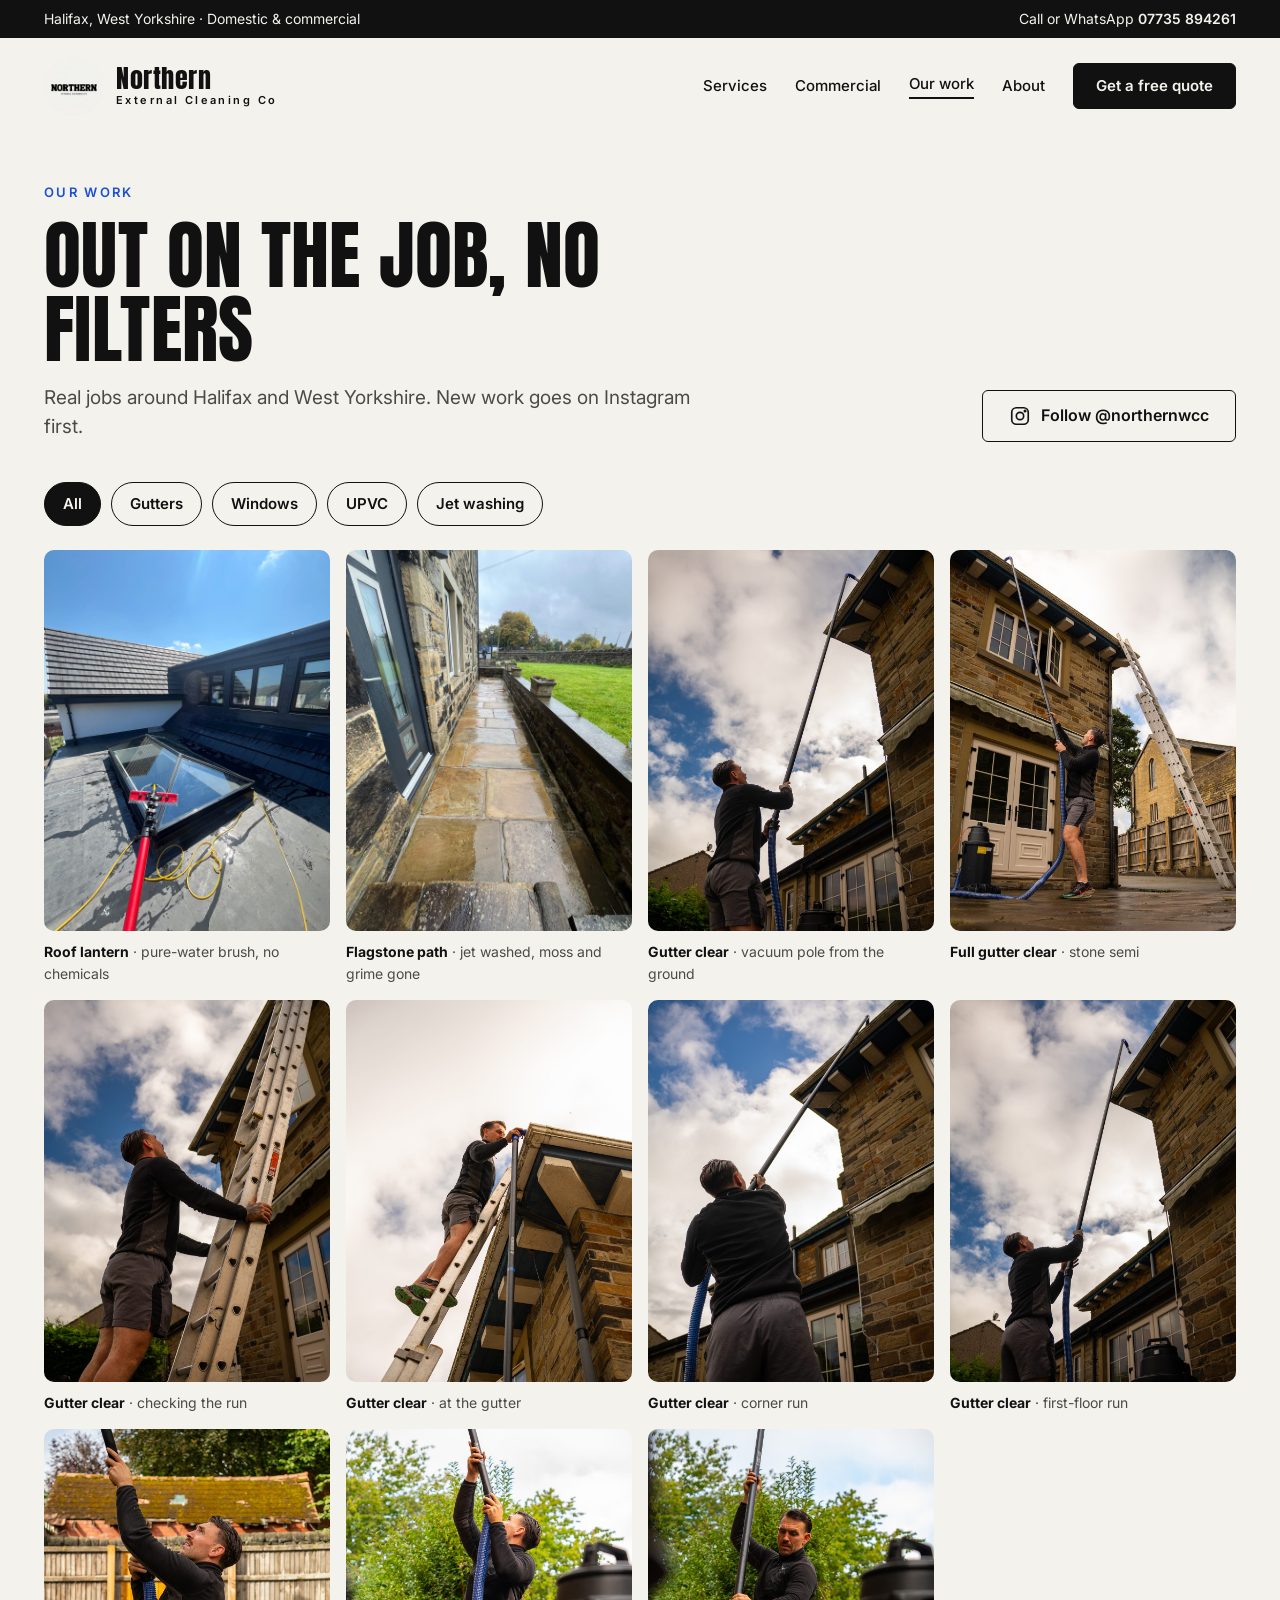
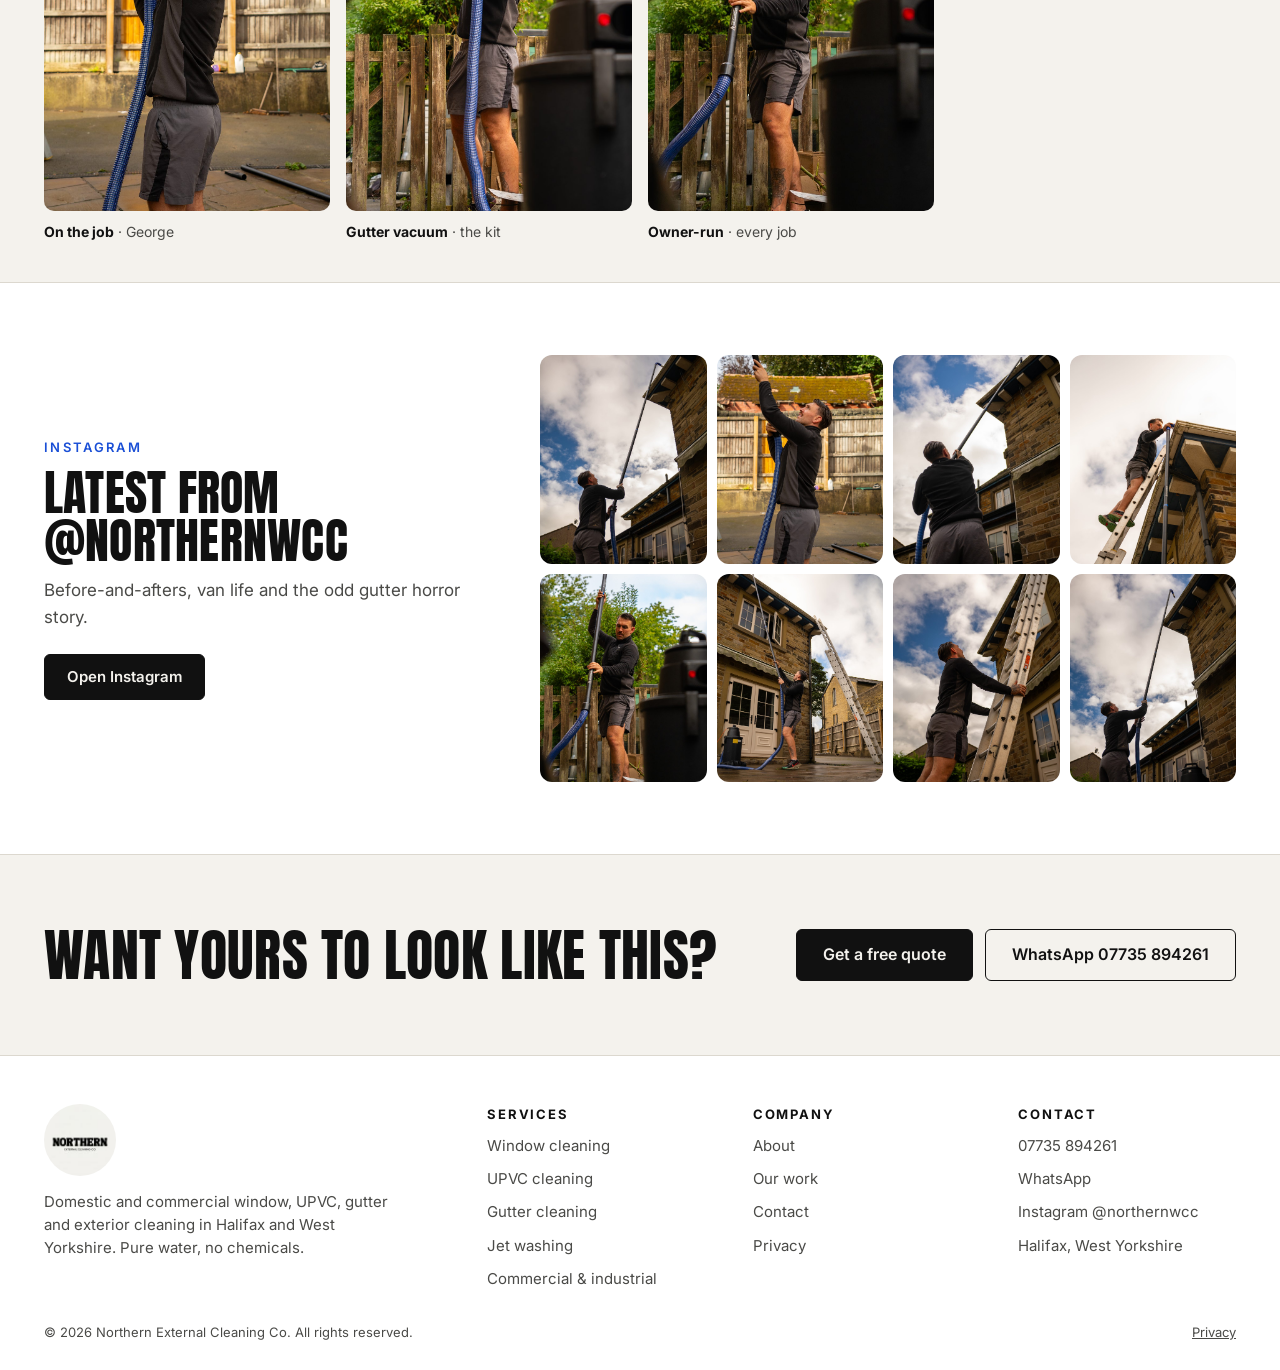
<file: gallery.html>
<!doctype html>
<html lang="en-GB">
<head>
<meta charset="utf-8">
<meta name="viewport" content="width=device-width, initial-scale=1">
<title>Our Work — Photos | Northern External Cleaning Co, Halifax</title>
<meta name="description" content="Photos of recent gutter, window and exterior cleaning jobs around Halifax and West Yorkshire by Northern External Cleaning Co. Follow @northernwcc on Instagram for the latest.">
<link rel="canonical" href="https://necleaningco.co.uk/gallery.html">
<meta property="og:title" content="Our Work | Northern External Cleaning Co">
<meta property="og:description" content="Photos of recent gutter, window and exterior cleaning jobs around Halifax and West Yorkshire.">
<meta property="og:image" content="https://necleaningco.co.uk/img/share.jpg">
<meta property="og:url" content="https://necleaningco.co.uk/gallery.html">
<meta property="og:type" content="website">
<meta property="og:site_name" content="Northern External Cleaning Co">
<meta property="og:locale" content="en_GB">
<meta name="twitter:card" content="summary_large_image">
<link rel="icon" href="img/favicon.png" type="image/png">
<link rel="apple-touch-icon" href="img/apple-touch-icon.png">
<link rel="preconnect" href="https://fonts.googleapis.com">
<link rel="preconnect" href="https://fonts.gstatic.com" crossorigin>
<link href="https://fonts.googleapis.com/css2?family=Anton&family=Inter:wght@400;500;600;700&display=swap" rel="stylesheet">
<link rel="stylesheet" href="css/styles.css?v=3">
</head>
<body>
<a class="skip" href="#main">Skip to content</a>

<div class="topbar">
  <div class="wrap">
    <span>Halifax, West Yorkshire · Domestic &amp; commercial</span>
    <span>Call or WhatsApp <a href="tel:+447735894261">07735 894261</a></span>
  </div>
</div>

<header class="site-header">
  <div class="wrap">
    <a class="brand" href="index.html">
      <img src="img/logo.png" alt="" width="60" height="60">
      <span class="brand-name">Northern <small>External Cleaning Co</small></span>
    </a>
    <button class="nav-toggle" type="button" aria-label="Open menu" aria-expanded="false" aria-controls="nav">
      <svg viewBox="0 0 24 24" fill="none" stroke="currentColor" stroke-width="2" stroke-linecap="round" aria-hidden="true"><path d="M4 7h16M4 12h16M4 17h16"/></svg>
    </button>
    <nav class="nav" id="nav" aria-label="Main">
      <a href="services.html">Services</a>
      <a href="commercial.html">Commercial</a>
      <a href="gallery.html" aria-current="page">Our work</a>
      <a href="index.html#about">About</a>
      <a class="btn sm" href="contact.html">Get a free quote</a>
    </nav>
  </div>
</header>

<main id="main">

  <section class="tight" style="padding-top: 48px">
    <div class="wrap section-head" style="margin-bottom: 0">
      <div class="stack" style="gap: 16px">
        <span class="eyebrow">Our work</span>
        <h1 class="display">Out on the job, no filters</h1>
        <p class="lede" style="font-size: 19px">Real jobs around Halifax and West Yorkshire. New work goes on Instagram first.</p>
      </div>
      <a class="btn ghost" href="https://www.instagram.com/northernwcc" rel="noopener" target="_blank">
        <svg width="22" height="22" viewBox="0 0 24 24" fill="none" stroke="currentColor" stroke-width="1.8" stroke-linecap="round" stroke-linejoin="round" aria-hidden="true"><rect x="3" y="3" width="18" height="18" rx="5"/><circle cx="12" cy="12" r="4"/><circle cx="17.5" cy="6.5" r="0.8" fill="currentColor"/></svg>
        Follow @northernwcc
      </a>
    </div>
  </section>

  <section class="tight" style="padding-top: 0">
    <div class="wrap stack-lg">
      <!-- Filter buttons. Each photo below has data-cat="..." with one or more of: gutters windows upvc jet commercial -->
      <div class="pills" role="group" aria-label="Filter photos by service">
        <button class="pill active" type="button" data-filter="all" aria-pressed="true">All</button>
        <button class="pill" type="button" data-filter="gutters" aria-pressed="false">Gutters</button>
        <button class="pill" type="button" data-filter="windows" aria-pressed="false">Windows</button>
        <button class="pill" type="button" data-filter="upvc" aria-pressed="false">UPVC</button>
        <button class="pill" type="button" data-filter="jet" aria-pressed="false">Jet washing</button>
      </div>

      <div class="tiles">
        <!-- To add a photo: copy one <figure> block, change the src, alt, caption and data-cat. Put the image file in the img folder. -->
        <figure data-cat="windows"><img src="img/roof-lantern-pure-water.jpg" alt="Pure-water brush cleaning a roof lantern on a flat roof" loading="lazy"><figcaption><strong>Roof lantern</strong> · pure-water brush, no chemicals</figcaption></figure>
        <figure data-cat="jet"><img src="img/flagstone-path-jetwash.jpg" alt="Freshly jet-washed flagstone path beside a stone house" loading="lazy"><figcaption><strong>Flagstone path</strong> · jet washed, moss and grime gone</figcaption></figure>
        <figure data-cat="gutters"><img src="img/gutter-vac-sky-1.jpg" alt="Vacuum pole clearing a gutter on a stone house" loading="lazy"><figcaption><strong>Gutter clear</strong> · vacuum pole from the ground</figcaption></figure>
        <figure data-cat="gutters"><img src="img/house-wide-working.jpg" alt="Clearing the gutters on a stone semi" loading="lazy"><figcaption><strong>Full gutter clear</strong> · stone semi</figcaption></figure>
        <figure data-cat="gutters"><img src="img/ladder-gutter-check.jpg" alt="Checking the gutter run" loading="lazy"><figcaption><strong>Gutter clear</strong> · checking the run</figcaption></figure>
        <figure data-cat="gutters"><img src="img/ladder-gutter-top.jpg" alt="At the gutter line" loading="lazy"><figcaption><strong>Gutter clear</strong> · at the gutter</figcaption></figure>
        <figure data-cat="gutters"><img src="img/gutter-vac-corner-sky.jpg" alt="Pole reaching the gutter at the corner of a house" loading="lazy"><figcaption><strong>Gutter clear</strong> · corner run</figcaption></figure>
        <figure data-cat="gutters"><img src="img/gutter-vac-sky-2.jpg" alt="Vacuum pole at the gutter line" loading="lazy"><figcaption><strong>Gutter clear</strong> · first-floor run</figcaption></figure>
        <figure data-cat="gutters"><img src="img/owner-smiling-pole.jpg" alt="George on a gutter job" loading="lazy"><figcaption><strong>On the job</strong> · George</figcaption></figure>
        <figure data-cat="gutters"><img src="img/gutter-vac-hands.jpg" alt="Gutter vacuum pole and hose in use" loading="lazy"><figcaption><strong>Gutter vacuum</strong> · the kit</figcaption></figure>
        <figure data-cat="gutters"><img src="img/owner-portrait-pole.jpg" alt="George working the pole" loading="lazy"><figcaption><strong>Owner-run</strong> · every job</figcaption></figure>
      </div>
    </div>
  </section>

  <!-- Instagram band -->
  <section class="band-white">
    <div class="wrap split">
      <div class="copy stack-lg" style="flex-basis: 360px">
        <div class="stack">
          <span class="eyebrow">Instagram</span>
          <h2 class="display">Latest from @northernwcc</h2>
          <p class="muted">Before-and-afters, van life and the odd gutter horror story.</p>
        </div>
        <div><a class="btn sm" href="https://www.instagram.com/northernwcc" rel="noopener" target="_blank">Open Instagram</a></div>
      </div>
      <div class="media" style="flex: 2 1 520px; display: block">
        <div class="squares">
          <img src="img/gutter-vac-sky-1.jpg" alt="" loading="lazy">
          <img src="img/owner-smiling-pole.jpg" alt="" loading="lazy">
          <img src="img/gutter-vac-corner-sky.jpg" alt="" loading="lazy">
          <img src="img/ladder-gutter-top.jpg" alt="" loading="lazy">
          <img src="img/owner-portrait-pole.jpg" alt="" loading="lazy">
          <img src="img/house-wide-working.jpg" alt="" loading="lazy">
          <img src="img/ladder-gutter-check.jpg" alt="" loading="lazy">
          <img src="img/gutter-vac-sky-2.jpg" alt="" loading="lazy">
        </div>
      </div>
    </div>
  </section>

  <section>
    <div class="wrap cta-row">
      <h2 class="display big" style="max-width: 700px">Want yours to look like this?</h2>
      <div class="btn-row">
        <a class="btn" href="contact.html">Get a free quote</a>
        <a class="btn ghost" href="https://wa.me/447735894261" rel="noopener" target="_blank">WhatsApp 07735 894261</a>
      </div>
    </div>
  </section>

</main>

<footer class="site-footer">
  <div class="wrap cols">
    <div class="col wide">
      <img src="img/logo.png" alt="" width="72" height="72" loading="lazy">
      <p class="muted" style="max-width: 360px">Domestic and commercial window, UPVC, gutter and exterior cleaning in Halifax and West Yorkshire. Pure water, no chemicals.</p>
    </div>
    <div class="col">
      <span class="label-caps">Services</span>
      <a href="services.html#windows">Window cleaning</a>
      <a href="services.html#upvc">UPVC cleaning</a>
      <a href="services.html#gutters">Gutter cleaning</a>
      <a href="services.html#jet">Jet washing</a>
      <a href="commercial.html">Commercial &amp; industrial</a>
    </div>
    <div class="col">
      <span class="label-caps">Company</span>
      <a href="index.html#about">About</a>
      <a href="gallery.html">Our work</a>
      <a href="contact.html">Contact</a>
      <a href="privacy.html">Privacy</a>
    </div>
    <div class="col">
      <span class="label-caps">Contact</span>
      <a href="tel:+447735894261">07735 894261</a>
      <a href="https://wa.me/447735894261" rel="noopener" target="_blank">WhatsApp</a>
      <a href="https://www.instagram.com/northernwcc" rel="noopener" target="_blank">Instagram @northernwcc</a>
      <span class="muted">Halifax, West Yorkshire</span>
    </div>
  </div>
  <div class="wrap legal">
    <span>© 2026 Northern External Cleaning Co. All rights reserved.</span>
    <a href="privacy.html">Privacy</a>
  </div>
</footer>

<div class="mobile-bar">
  <a class="btn" href="contact.html">Get a quote</a>
  <a class="btn ghost" href="https://wa.me/447735894261" rel="noopener" target="_blank">WhatsApp</a>
</div>

<script src="js/main.js?v=3"></script>
</body>
</html>
</file>
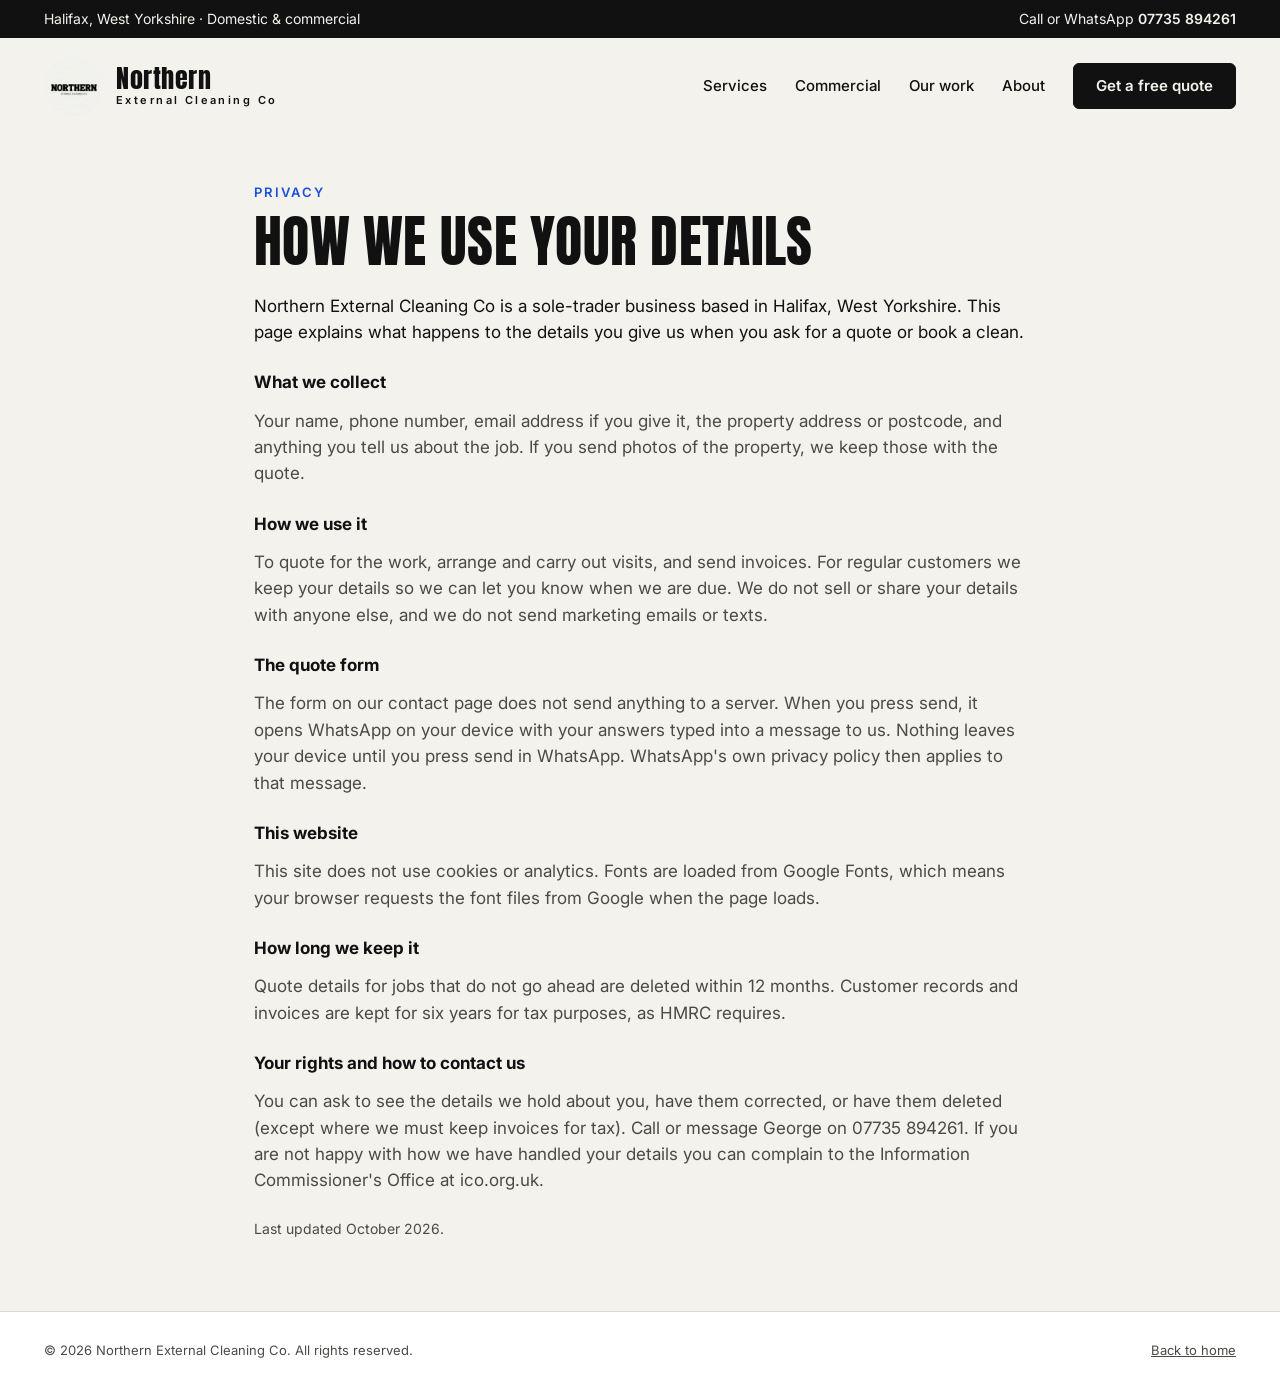
<file: privacy.html>
<!doctype html>
<html lang="en-GB">
<head>
<meta charset="utf-8">
<meta name="viewport" content="width=device-width, initial-scale=1">
<title>Privacy | Northern External Cleaning Co</title>
<meta name="description" content="How Northern External Cleaning Co uses the details you send when asking for a quote.">
<meta name="robots" content="noindex">
<link rel="canonical" href="https://necleaningco.co.uk/privacy.html">
<link rel="icon" href="img/favicon.png" type="image/png">
<link rel="preconnect" href="https://fonts.googleapis.com">
<link rel="preconnect" href="https://fonts.gstatic.com" crossorigin>
<link href="https://fonts.googleapis.com/css2?family=Anton&family=Inter:wght@400;500;600;700&display=swap" rel="stylesheet">
<link rel="stylesheet" href="css/styles.css?v=3">
</head>
<body>
<a class="skip" href="#main">Skip to content</a>

<div class="topbar">
  <div class="wrap">
    <span>Halifax, West Yorkshire · Domestic &amp; commercial</span>
    <span>Call or WhatsApp <a href="tel:+447735894261">07735 894261</a></span>
  </div>
</div>

<header class="site-header">
  <div class="wrap">
    <a class="brand" href="index.html">
      <img src="img/logo.png" alt="" width="60" height="60">
      <span class="brand-name">Northern <small>External Cleaning Co</small></span>
    </a>
    <button class="nav-toggle" type="button" aria-label="Open menu" aria-expanded="false" aria-controls="nav">
      <svg viewBox="0 0 24 24" fill="none" stroke="currentColor" stroke-width="2" stroke-linecap="round" aria-hidden="true"><path d="M4 7h16M4 12h16M4 17h16"/></svg>
    </button>
    <nav class="nav" id="nav" aria-label="Main">
      <a href="services.html">Services</a>
      <a href="commercial.html">Commercial</a>
      <a href="gallery.html">Our work</a>
      <a href="index.html#about">About</a>
      <a class="btn sm" href="contact.html">Get a free quote</a>
    </nav>
  </div>
</header>

<main id="main">
  <section style="padding-top: 48px">
    <div class="wrap stack-lg" style="max-width: 820px">
      <div class="stack">
        <span class="eyebrow">Privacy</span>
        <h1 class="display" style="font-size: clamp(36px, 5vw, 56px)">How we use your details</h1>
      </div>
      <p>Northern External Cleaning Co is a sole-trader business based in Halifax, West Yorkshire. This page explains what happens to the details you give us when you ask for a quote or book a clean.</p>
      <div class="stack">
        <strong>What we collect</strong>
        <p class="muted">Your name, phone number, email address if you give it, the property address or postcode, and anything you tell us about the job. If you send photos of the property, we keep those with the quote.</p>
      </div>
      <div class="stack">
        <strong>How we use it</strong>
        <p class="muted">To quote for the work, arrange and carry out visits, and send invoices. For regular customers we keep your details so we can let you know when we are due. We do not sell or share your details with anyone else, and we do not send marketing emails or texts.</p>
      </div>
      <div class="stack">
        <strong>The quote form</strong>
        <p class="muted">The form on our contact page does not send anything to a server. When you press send, it opens WhatsApp on your device with your answers typed into a message to us. Nothing leaves your device until you press send in WhatsApp. WhatsApp's own privacy policy then applies to that message.</p>
      </div>
      <div class="stack">
        <strong>This website</strong>
        <p class="muted">This site does not use cookies or analytics. Fonts are loaded from Google Fonts, which means your browser requests the font files from Google when the page loads.</p>
      </div>
      <div class="stack">
        <strong>How long we keep it</strong>
        <p class="muted">Quote details for jobs that do not go ahead are deleted within 12 months. Customer records and invoices are kept for six years for tax purposes, as HMRC requires.</p>
      </div>
      <div class="stack">
        <strong>Your rights and how to contact us</strong>
        <p class="muted">You can ask to see the details we hold about you, have them corrected, or have them deleted (except where we must keep invoices for tax). Call or message George on 07735 894261. If you are not happy with how we have handled your details you can complain to the Information Commissioner's Office at ico.org.uk.</p>
      </div>
      <p class="muted" style="font-size: 14px">Last updated October 2026.</p>
    </div>
  </section>
</main>

<footer class="site-footer">
  <div class="wrap legal" style="padding-top: 28px">
    <span>© 2026 Northern External Cleaning Co. All rights reserved.</span>
    <a href="index.html">Back to home</a>
  </div>
</footer>

<script src="js/main.js?v=3"></script>
</body>
</html>
</file>
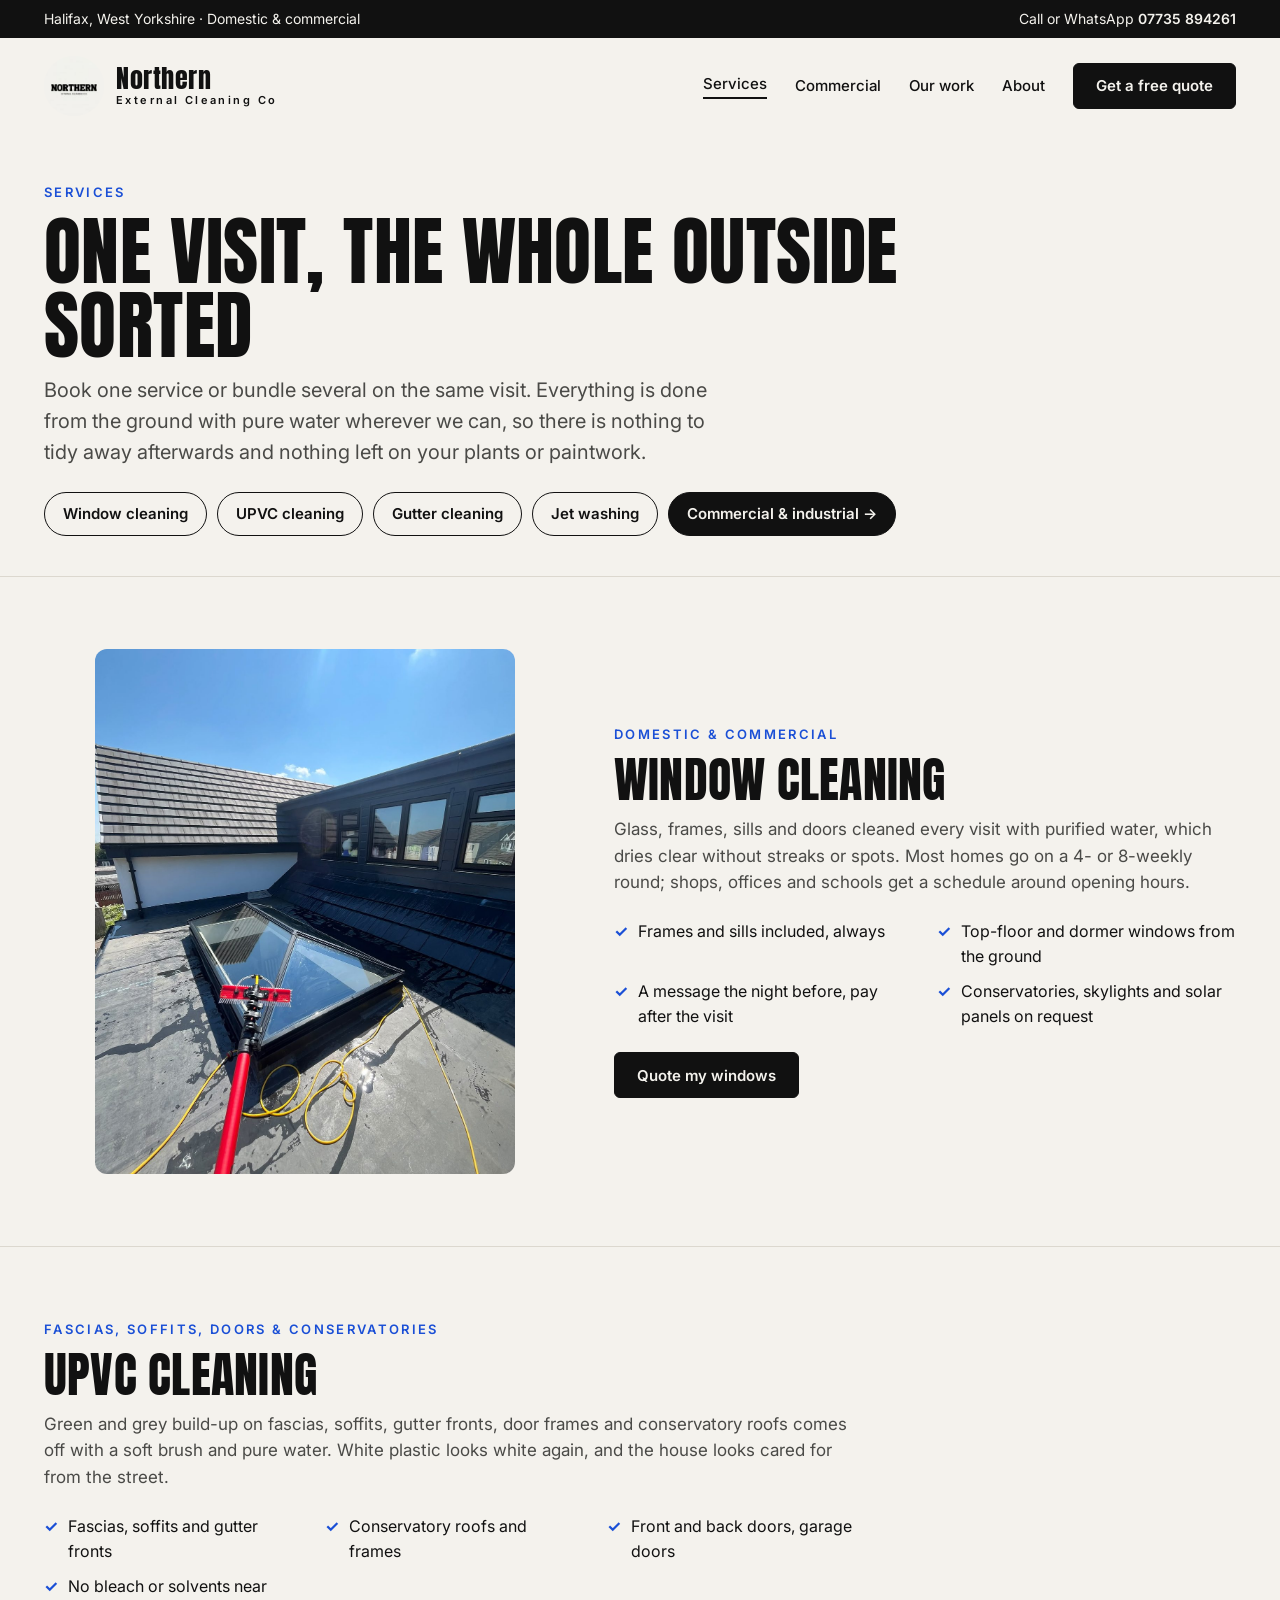
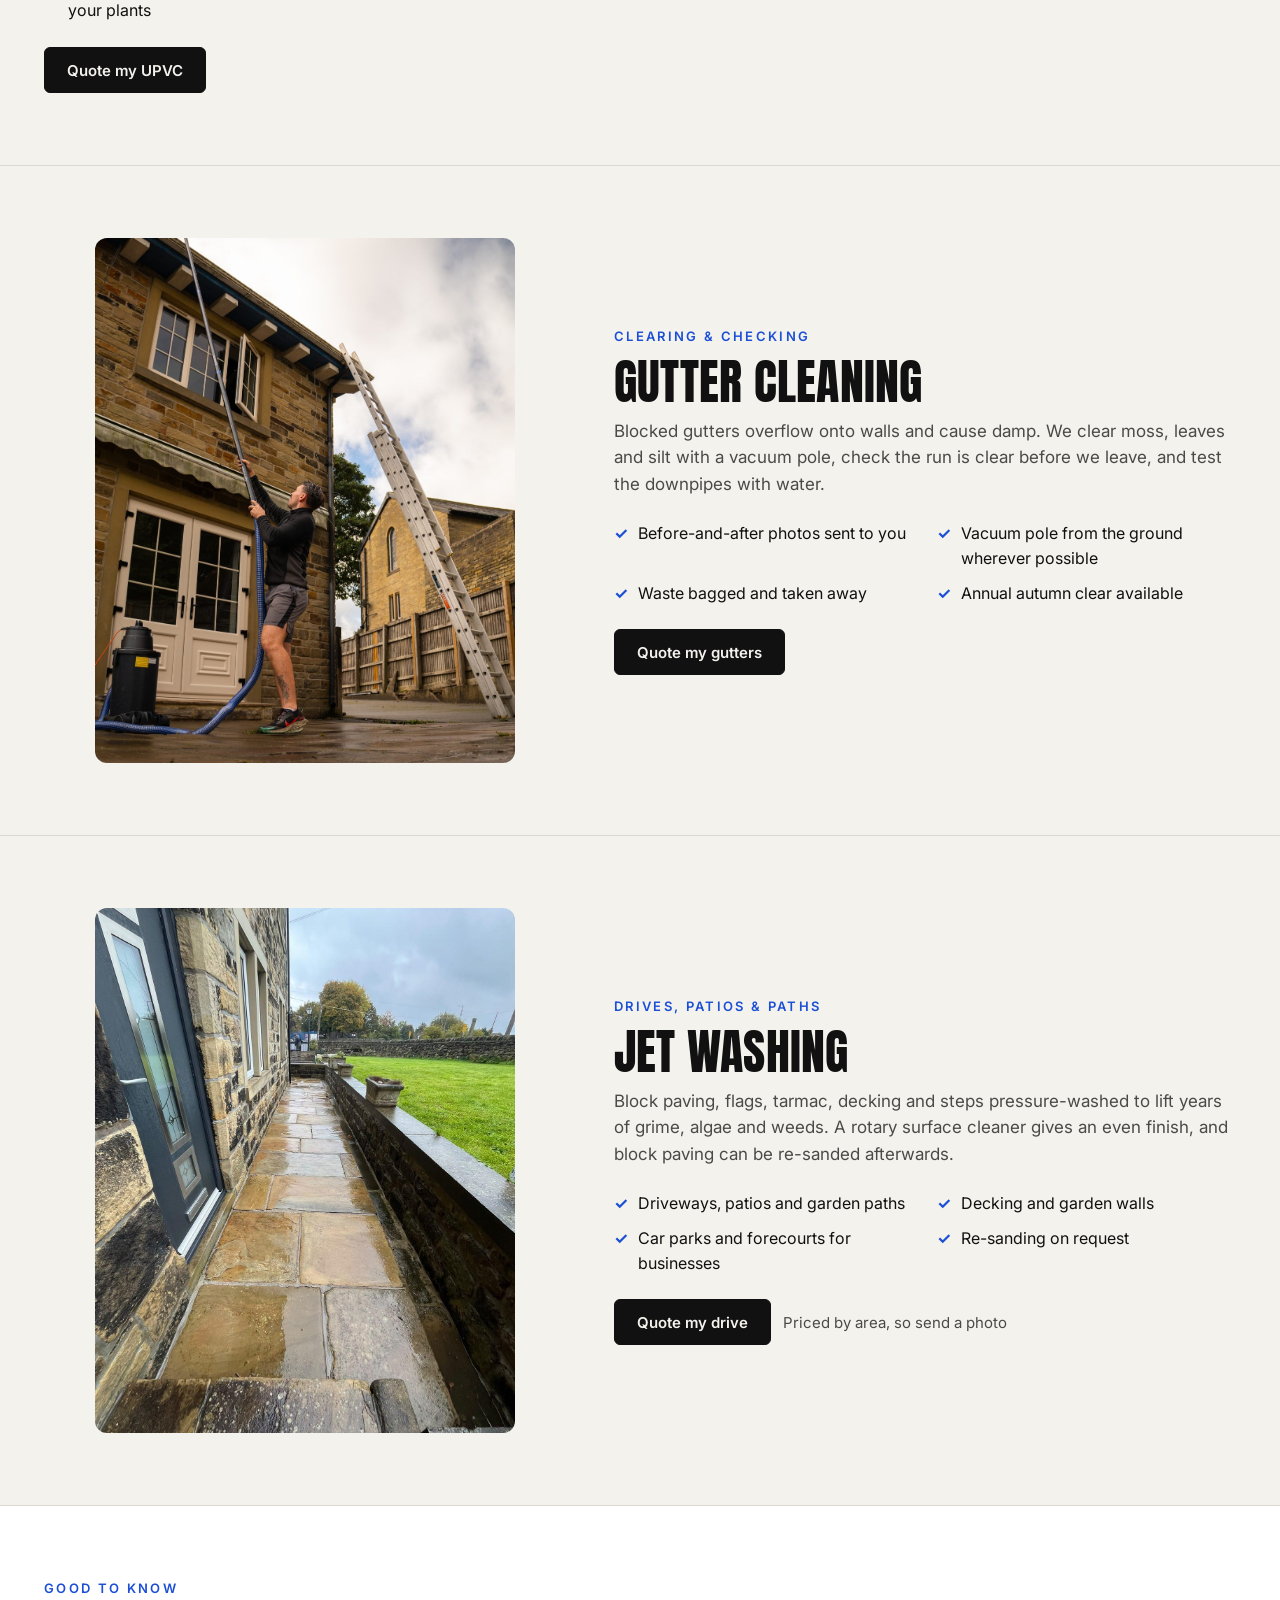
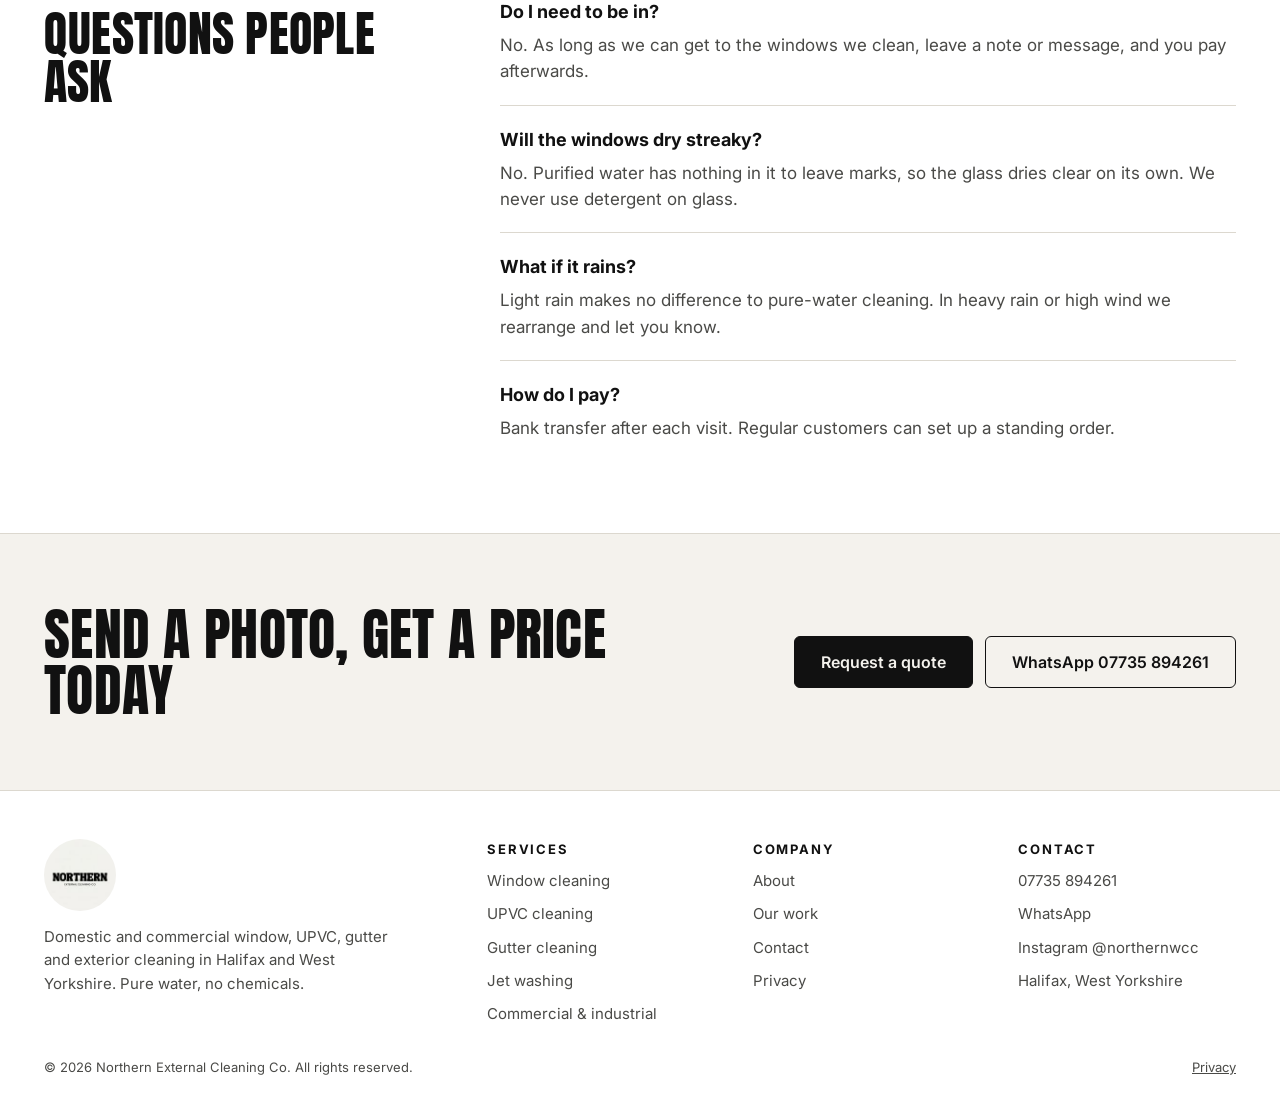
<file: services.html>
<!doctype html>
<html lang="en-GB">
<head>
<meta charset="utf-8">
<meta name="viewport" content="width=device-width, initial-scale=1">
<title>Window, UPVC, Gutter Cleaning &amp; Jet Washing in Halifax | Northern External Cleaning Co</title>
<meta name="description" content="Window cleaning, UPVC and fascia cleaning, gutter clearing and jet washing in Halifax and West Yorkshire. Pure water, from the ground, no chemicals. Get a quote from George on 07735 894261.">
<link rel="canonical" href="https://necleaningco.co.uk/services.html">
<meta property="og:title" content="Services | Northern External Cleaning Co">
<meta property="og:description" content="Window cleaning, UPVC cleaning, gutter clearing and jet washing in Halifax and West Yorkshire. Pure water, from the ground.">
<meta property="og:image" content="https://necleaningco.co.uk/img/share.jpg">
<meta property="og:url" content="https://necleaningco.co.uk/services.html">
<meta property="og:type" content="website">
<meta property="og:site_name" content="Northern External Cleaning Co">
<meta property="og:locale" content="en_GB">
<meta name="twitter:card" content="summary_large_image">
<link rel="icon" href="img/favicon.png" type="image/png">
<link rel="apple-touch-icon" href="img/apple-touch-icon.png">
<link rel="preconnect" href="https://fonts.googleapis.com">
<link rel="preconnect" href="https://fonts.gstatic.com" crossorigin>
<link href="https://fonts.googleapis.com/css2?family=Anton&family=Inter:wght@400;500;600;700&display=swap" rel="stylesheet">
<link rel="stylesheet" href="css/styles.css?v=3">
</head>
<body>
<a class="skip" href="#main">Skip to content</a>

<div class="topbar">
  <div class="wrap">
    <span>Halifax, West Yorkshire · Domestic &amp; commercial</span>
    <span>Call or WhatsApp <a href="tel:+447735894261">07735 894261</a></span>
  </div>
</div>

<header class="site-header">
  <div class="wrap">
    <a class="brand" href="index.html">
      <img src="img/logo.png" alt="" width="60" height="60">
      <span class="brand-name">Northern <small>External Cleaning Co</small></span>
    </a>
    <button class="nav-toggle" type="button" aria-label="Open menu" aria-expanded="false" aria-controls="nav">
      <svg viewBox="0 0 24 24" fill="none" stroke="currentColor" stroke-width="2" stroke-linecap="round" aria-hidden="true"><path d="M4 7h16M4 12h16M4 17h16"/></svg>
    </button>
    <nav class="nav" id="nav" aria-label="Main">
      <a href="services.html" aria-current="page">Services</a>
      <a href="commercial.html">Commercial</a>
      <a href="gallery.html">Our work</a>
      <a href="index.html#about">About</a>
      <a class="btn sm" href="contact.html">Get a free quote</a>
    </nav>
  </div>
</header>

<main id="main">

  <section class="tight" style="padding-top: 48px">
    <div class="wrap stack-lg">
      <div class="stack">
        <span class="eyebrow">Services</span>
        <h1 class="display" style="max-width: 900px">One visit, the whole outside sorted</h1>
        <p class="lede" style="max-width: 680px">Book one service or bundle several on the same visit. Everything is done from the ground with pure water wherever we can, so there is nothing to tidy away afterwards and nothing left on your plants or paintwork.</p>
      </div>
      <nav class="pills" aria-label="Jump to a service">
        <a class="pill" href="#windows">Window cleaning</a>
        <a class="pill" href="#upvc">UPVC cleaning</a>
        <a class="pill" href="#gutters">Gutter cleaning</a>
        <a class="pill" href="#jet">Jet washing</a>
        <a class="pill active" href="commercial.html">Commercial &amp; industrial →</a>
      </nav>
    </div>
  </section>

  <!-- Windows -->
  <section id="windows" style="border-top: 1px solid var(--line)">
    <div class="wrap split">
      <div class="media">
        <img src="img/roof-lantern-pure-water.jpg" alt="Pure-water brush cleaning a roof lantern" width="1200" height="1600" loading="lazy">
      </div>
      <div class="copy stack-lg">
        <div class="stack">
          <span class="eyebrow">Domestic &amp; commercial</span>
          <h2 class="display">Window cleaning</h2>
          <p class="muted">Glass, frames, sills and doors cleaned every visit with purified water, which dries clear without streaks or spots. Most homes go on a 4- or 8-weekly round; shops, offices and schools get a schedule around opening hours.</p>
        </div>
        <ul class="checks">
          <li>Frames and sills included, always</li>
          <li>Top-floor and dormer windows from the ground</li>
          <li>A message the night before, pay after the visit</li>
          <li>Conservatories, skylights and solar panels on request</li>
        </ul>
        <div class="btn-row">
          <a class="btn sm" href="contact.html">Quote my windows</a>
        </div>
      </div>
    </div>
  </section>

  <!-- UPVC -->
  <section id="upvc" style="border-top: 1px solid var(--line)">
    <div class="wrap split text-only">
      <div class="copy stack-lg">
        <div class="stack">
          <span class="eyebrow">Fascias, soffits, doors &amp; conservatories</span>
          <h2 class="display">UPVC cleaning</h2>
          <p class="muted">Green and grey build-up on fascias, soffits, gutter fronts, door frames and conservatory roofs comes off with a soft brush and pure water. White plastic looks white again, and the house looks cared for from the street.</p>
        </div>
        <ul class="checks">
          <li>Fascias, soffits and gutter fronts</li>
          <li>Conservatory roofs and frames</li>
          <li>Front and back doors, garage doors</li>
          <li>No bleach or solvents near your plants</li>
        </ul>
        <div class="btn-row">
          <a class="btn sm" href="contact.html">Quote my UPVC</a>
        </div>
      </div>
    </div>
  </section>

  <!-- Gutters -->
  <section id="gutters" style="border-top: 1px solid var(--line)">
    <div class="wrap split">
      <div class="media">
        <img src="img/house-wide-working.jpg" alt="Clearing the gutters of a stone semi with a vacuum pole" width="1067" height="1600" loading="lazy">
      </div>
      <div class="copy stack-lg">
        <div class="stack">
          <span class="eyebrow">Clearing &amp; checking</span>
          <h2 class="display">Gutter cleaning</h2>
          <p class="muted">Blocked gutters overflow onto walls and cause damp. We clear moss, leaves and silt with a vacuum pole, check the run is clear before we leave, and test the downpipes with water.</p>
        </div>
        <ul class="checks">
          <li>Before-and-after photos sent to you</li>
          <li>Vacuum pole from the ground wherever possible</li>
          <li>Waste bagged and taken away</li>
          <li>Annual autumn clear available</li>
        </ul>
        <div class="btn-row">
          <a class="btn sm" href="contact.html">Quote my gutters</a>
        </div>
      </div>
    </div>
  </section>

  <!-- Jet washing -->
  <section id="jet" style="border-top: 1px solid var(--line)">
    <div class="wrap split">
      <div class="media">
        <img src="img/flagstone-path-jetwash.jpg" alt="Freshly jet-washed flagstone path beside a stone house" width="1200" height="1600" loading="lazy">
      </div>
      <div class="copy stack-lg">
        <div class="stack">
          <span class="eyebrow">Drives, patios &amp; paths</span>
          <h2 class="display">Jet washing</h2>
          <p class="muted">Block paving, flags, tarmac, decking and steps pressure-washed to lift years of grime, algae and weeds. A rotary surface cleaner gives an even finish, and block paving can be re-sanded afterwards.</p>
        </div>
        <ul class="checks">
          <li>Driveways, patios and garden paths</li>
          <li>Decking and garden walls</li>
          <li>Car parks and forecourts for businesses</li>
          <li>Re-sanding on request</li>
        </ul>
        <div class="btn-row">
          <a class="btn sm" href="contact.html">Quote my drive</a>
          <span class="muted" style="align-self: center; font-size: 15px">Priced by area, so send a photo</span>
        </div>
      </div>
    </div>
  </section>

  <!-- FAQ -->
  <section class="band-white">
    <div class="wrap faq">
      <div class="stack">
        <span class="eyebrow">Good to know</span>
        <h2 class="display">Questions people ask</h2>
      </div>
      <div class="qs">
        <div class="q"><strong>Do I need to be in?</strong><p>No. As long as we can get to the windows we clean, leave a note or message, and you pay afterwards.</p></div>
        <div class="q"><strong>Will the windows dry streaky?</strong><p>No. Purified water has nothing in it to leave marks, so the glass dries clear on its own. We never use detergent on glass.</p></div>
        <div class="q"><strong>What if it rains?</strong><p>Light rain makes no difference to pure-water cleaning. In heavy rain or high wind we rearrange and let you know.</p></div>
        <div class="q"><strong>How do I pay?</strong><p>Bank transfer after each visit. Regular customers can set up a standing order.</p></div>
      </div>
    </div>
  </section>

  <section>
    <div class="wrap cta-row">
      <h2 class="display big" style="max-width: 700px">Send a photo, get a price today</h2>
      <div class="btn-row">
        <a class="btn" href="contact.html">Request a quote</a>
        <a class="btn ghost" href="https://wa.me/447735894261" rel="noopener" target="_blank">WhatsApp 07735 894261</a>
      </div>
    </div>
  </section>

</main>

<footer class="site-footer">
  <div class="wrap cols">
    <div class="col wide">
      <img src="img/logo.png" alt="" width="72" height="72" loading="lazy">
      <p class="muted" style="max-width: 360px">Domestic and commercial window, UPVC, gutter and exterior cleaning in Halifax and West Yorkshire. Pure water, no chemicals.</p>
    </div>
    <div class="col">
      <span class="label-caps">Services</span>
      <a href="services.html#windows">Window cleaning</a>
      <a href="services.html#upvc">UPVC cleaning</a>
      <a href="services.html#gutters">Gutter cleaning</a>
      <a href="services.html#jet">Jet washing</a>
      <a href="commercial.html">Commercial &amp; industrial</a>
    </div>
    <div class="col">
      <span class="label-caps">Company</span>
      <a href="index.html#about">About</a>
      <a href="gallery.html">Our work</a>
      <a href="contact.html">Contact</a>
      <a href="privacy.html">Privacy</a>
    </div>
    <div class="col">
      <span class="label-caps">Contact</span>
      <a href="tel:+447735894261">07735 894261</a>
      <a href="https://wa.me/447735894261" rel="noopener" target="_blank">WhatsApp</a>
      <a href="https://www.instagram.com/northernwcc" rel="noopener" target="_blank">Instagram @northernwcc</a>
      <span class="muted">Halifax, West Yorkshire</span>
    </div>
  </div>
  <div class="wrap legal">
    <span>© 2026 Northern External Cleaning Co. All rights reserved.</span>
    <a href="privacy.html">Privacy</a>
  </div>
</footer>

<div class="mobile-bar">
  <a class="btn" href="contact.html">Get a quote</a>
  <a class="btn ghost" href="https://wa.me/447735894261" rel="noopener" target="_blank">WhatsApp</a>
</div>

<script src="js/main.js?v=3"></script>
</body>
</html>
</file>
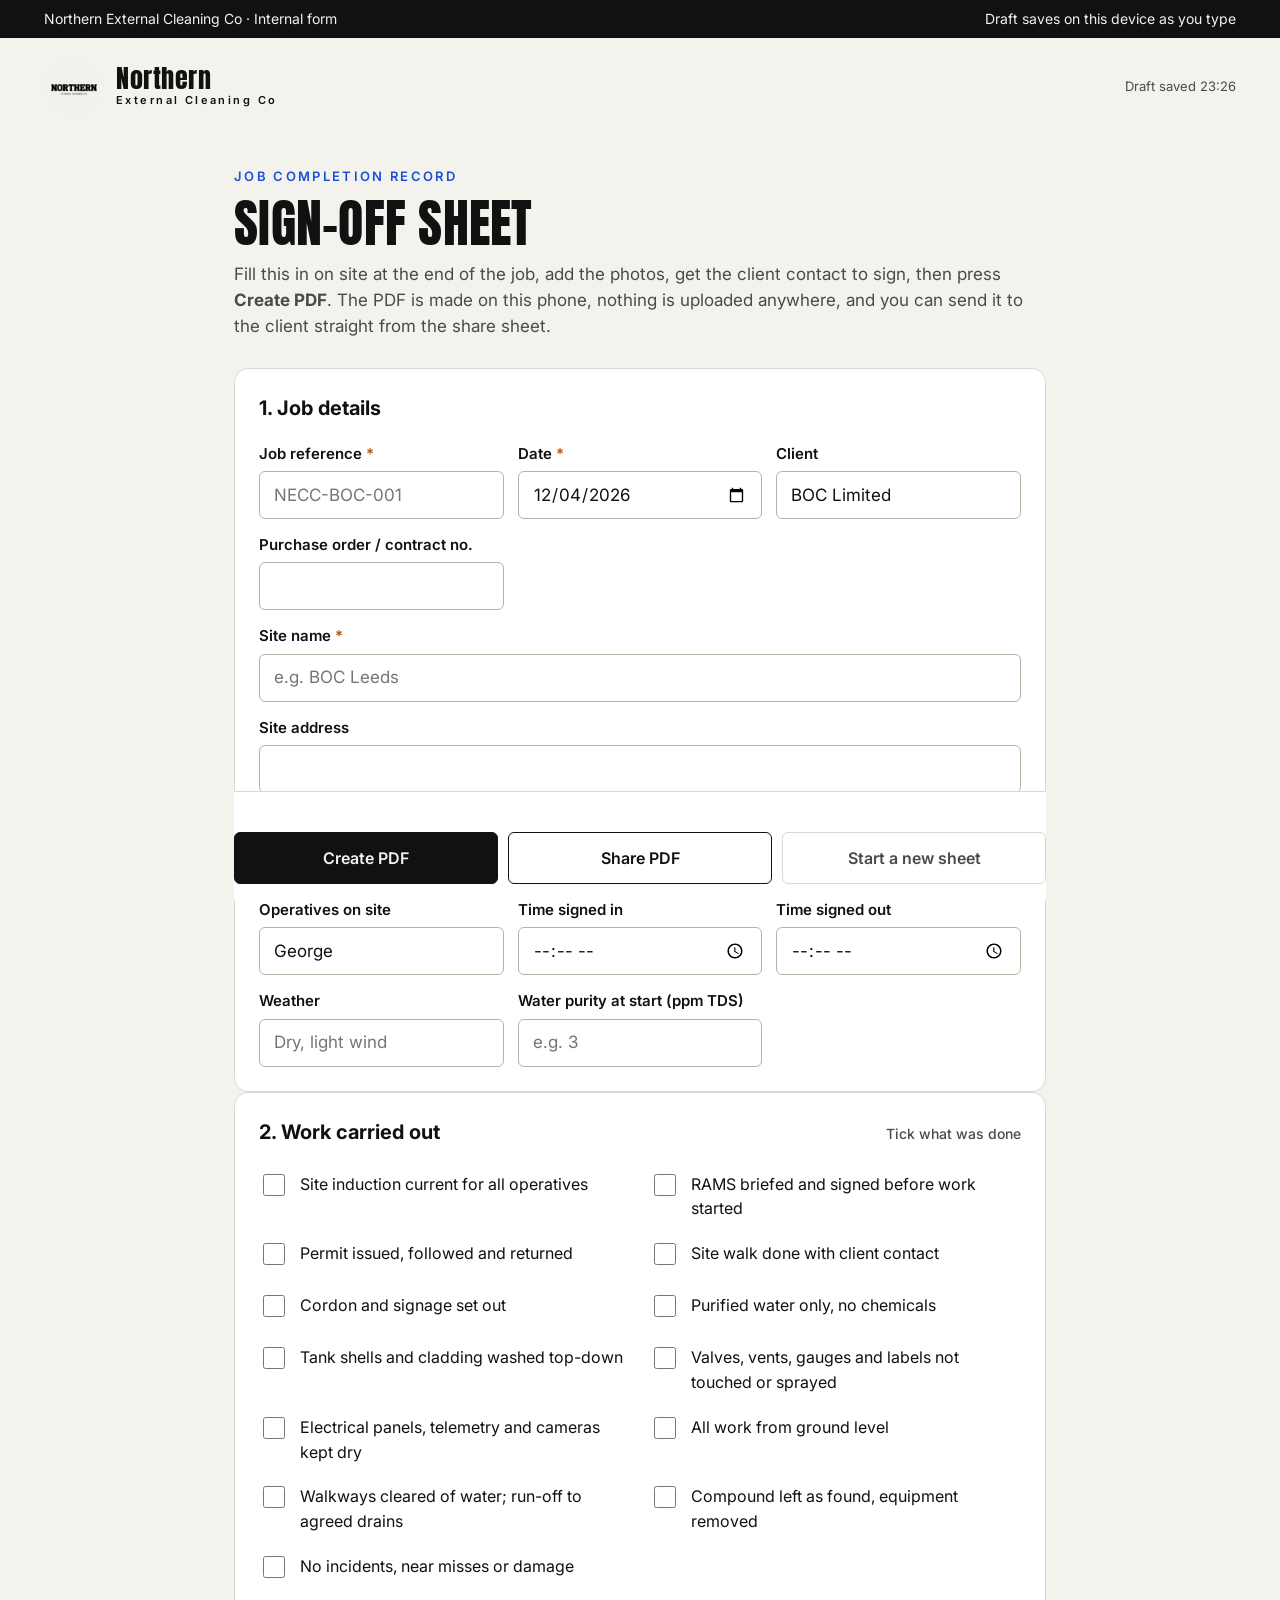
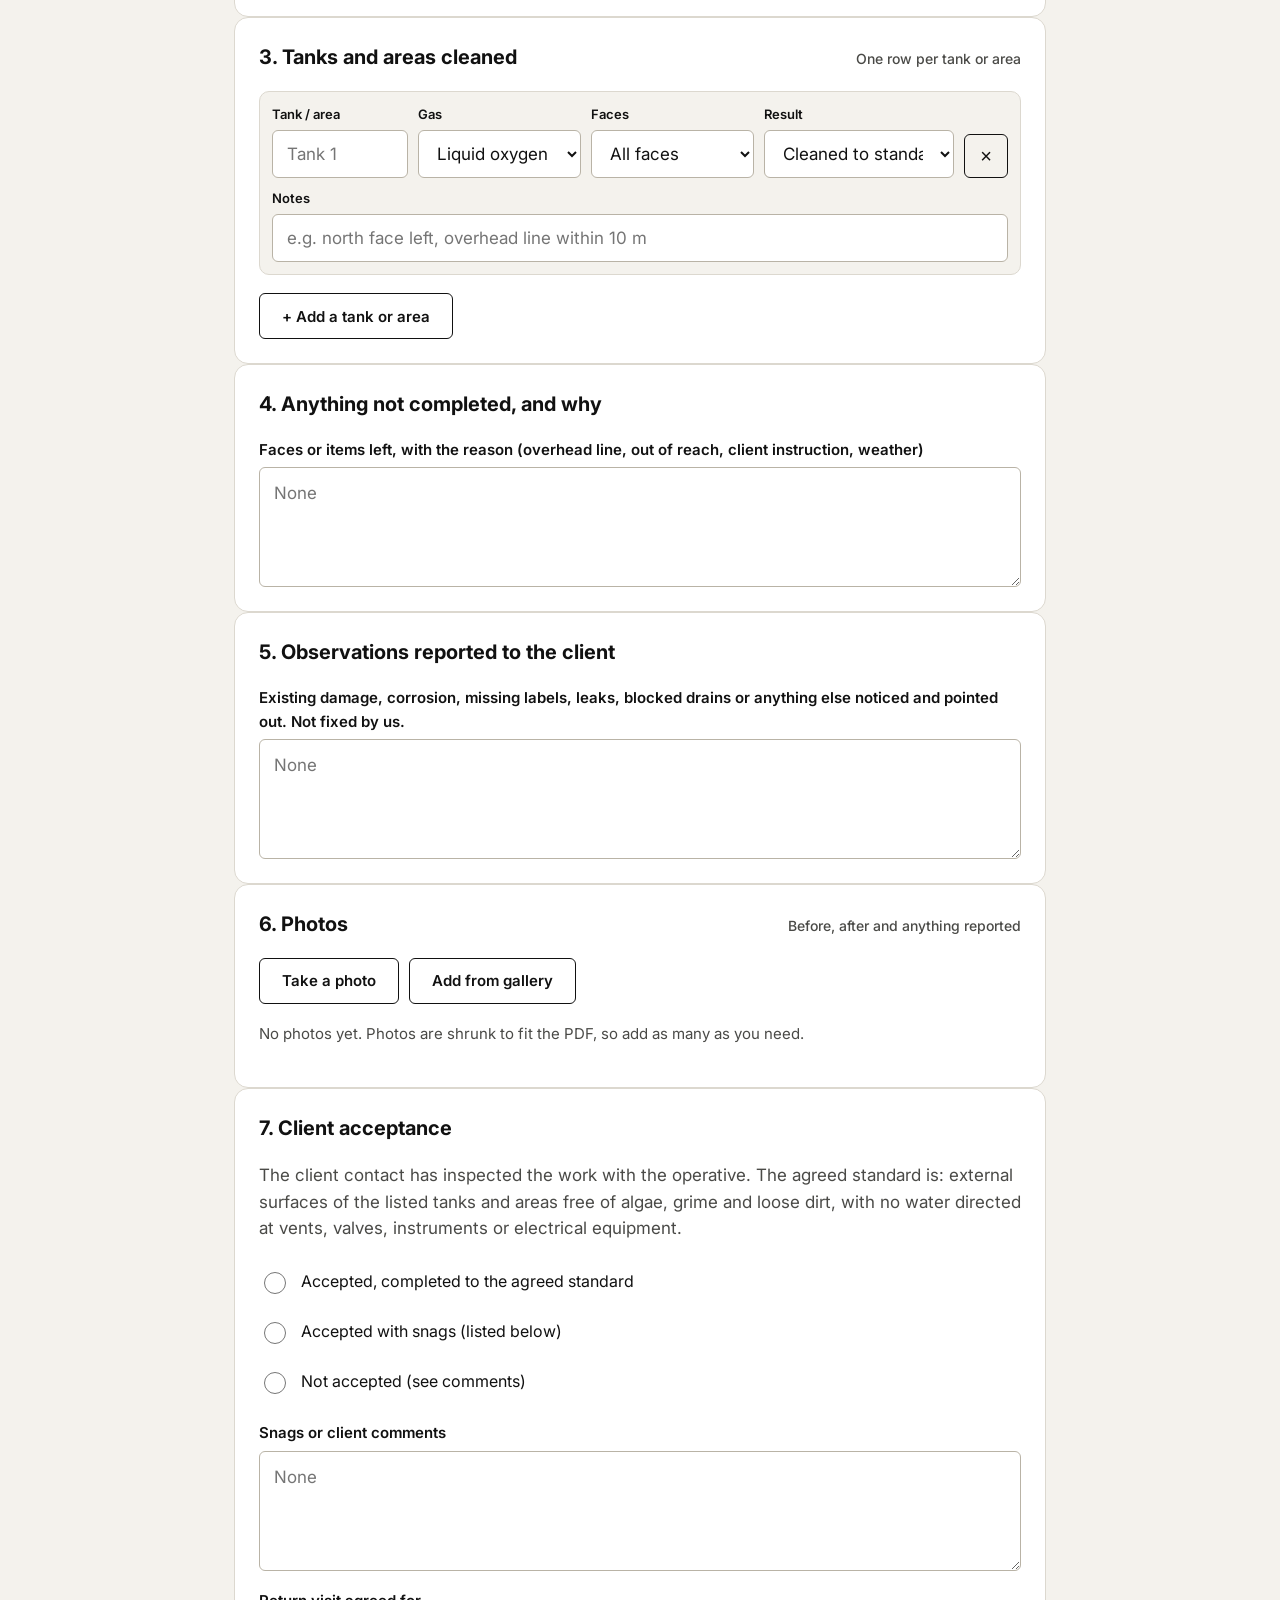
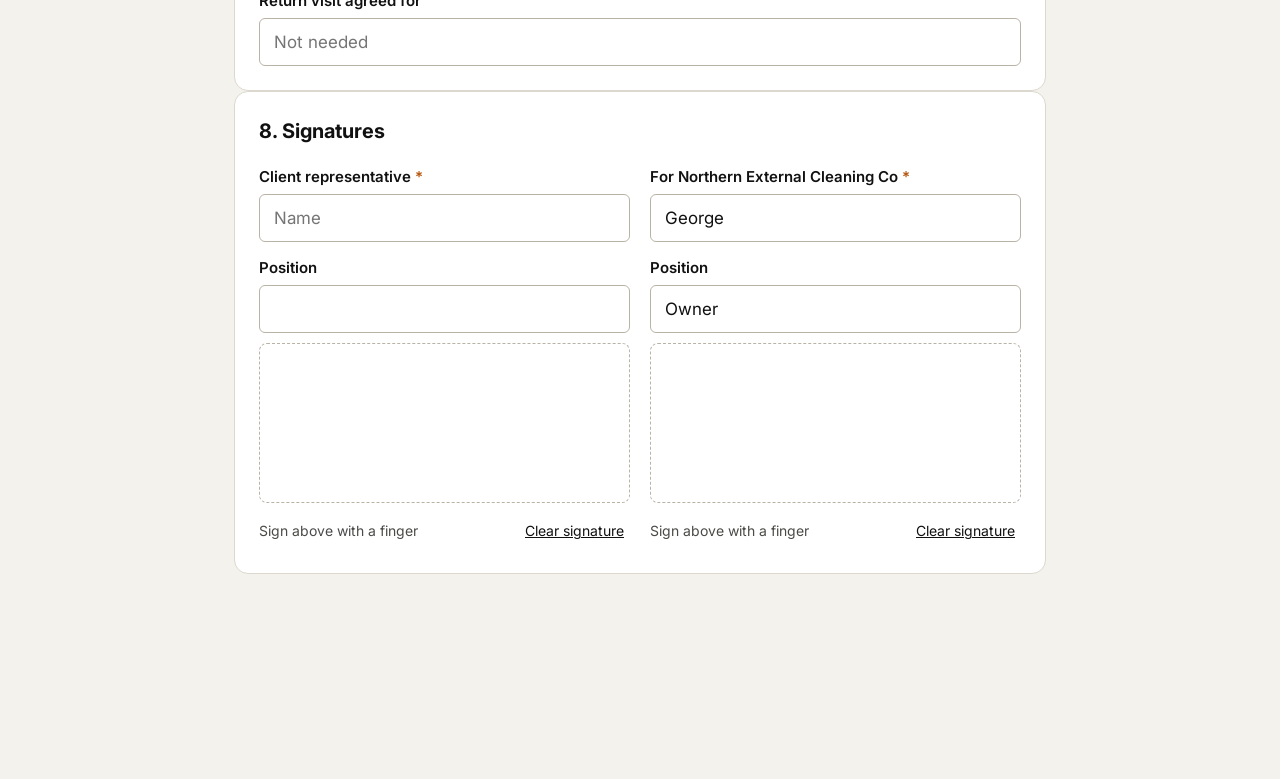
<file: signoff.html>
<!doctype html>
<html lang="en-GB">
<head>
<meta charset="utf-8">
<meta name="viewport" content="width=device-width, initial-scale=1">
<title>Job completion &amp; sign-off | Northern External Cleaning Co</title>
<meta name="robots" content="noindex, nofollow">
<meta name="description" content="Internal job completion and client sign-off form.">
<link rel="icon" href="img/favicon.png" type="image/png">
<link rel="apple-touch-icon" href="img/apple-touch-icon.png">
<link rel="preconnect" href="https://fonts.googleapis.com">
<link rel="preconnect" href="https://fonts.gstatic.com" crossorigin>
<link href="https://fonts.googleapis.com/css2?family=Anton&family=Inter:wght@400;500;600;700&display=swap" rel="stylesheet">
<link rel="stylesheet" href="css/styles.css?v=3">
<link rel="stylesheet" href="css/signoff.css?v=1">
</head>
<body>

<div class="topbar">
  <div class="wrap">
    <span>Northern External Cleaning Co · Internal form</span>
    <span>Draft saves on this device as you type</span>
  </div>
</div>

<header class="site-header">
  <div class="wrap">
    <a class="brand" href="index.html">
      <img src="img/logo.png" alt="" width="60" height="60">
      <span class="brand-name">Northern <small>External Cleaning Co</small></span>
    </a>
    <span class="saved-pill" id="saved-pill"></span>
  </div>
</header>

<main class="so-wrap">

  <div class="stack">
    <span class="eyebrow">Job completion record</span>
    <h1 class="display" style="font-size: clamp(34px, 5vw, 52px)">Sign-off sheet</h1>
    <p class="muted">Fill this in on site at the end of the job, add the photos, get the client contact to sign, then press <strong>Create PDF</strong>. The PDF is made on this phone, nothing is uploaded anywhere, and you can send it to the client straight from the share sheet.</p>
  </div>

  <form id="so-form" autocomplete="off" novalidate>

    <!-- 1. Job -->
    <section class="so-card">
      <h2>1. Job details</h2>
      <div class="so-grid">
        <div class="field"><label for="jobRef" class="required">Job reference</label><input id="jobRef" name="jobRef" type="text" placeholder="NECC-BOC-001"></div>
        <div class="field"><label for="date" class="required">Date</label><input id="date" name="date" type="date"></div>
        <div class="field"><label for="client">Client</label><input id="client" name="client" type="text" value="BOC Limited"></div>
        <div class="field"><label for="poNumber">Purchase order / contract no.</label><input id="poNumber" name="poNumber" type="text"></div>
        <div class="field wide"><label for="siteName" class="required">Site name</label><input id="siteName" name="siteName" type="text" placeholder="e.g. BOC Leeds"></div>
        <div class="field wide"><label for="siteAddress">Site address</label><input id="siteAddress" name="siteAddress" type="text"></div>
        <div class="field"><label for="contactName" class="required">Client contact on site</label><input id="contactName" name="contactName" type="text"></div>
        <div class="field"><label for="contactRole">Their role</label><input id="contactRole" name="contactRole" type="text" placeholder="Site manager"></div>
        <div class="field"><label for="permitNo">Permit to work no.</label><input id="permitNo" name="permitNo" type="text" placeholder="None issued"></div>
        <div class="field"><label for="operatives">Operatives on site</label><input id="operatives" name="operatives" type="text" value="George"></div>
        <div class="field"><label for="timeIn">Time signed in</label><input id="timeIn" name="timeIn" type="time"></div>
        <div class="field"><label for="timeOut">Time signed out</label><input id="timeOut" name="timeOut" type="time"></div>
        <div class="field"><label for="weather">Weather</label><input id="weather" name="weather" type="text" placeholder="Dry, light wind"></div>
        <div class="field"><label for="tds">Water purity at start (ppm TDS)</label><input id="tds" name="tds" type="number" min="0" max="999" inputmode="numeric" placeholder="e.g. 3"></div>
      </div>
    </section>

    <!-- 2. Scope -->
    <section class="so-card">
      <h2>2. Work carried out <small>Tick what was done</small></h2>
      <div class="so-checks">
        <label><input type="checkbox" name="chk" value="Site induction current for all operatives">Site induction current for all operatives</label>
        <label><input type="checkbox" name="chk" value="RAMS briefed and signed by operatives before work started">RAMS briefed and signed before work started</label>
        <label><input type="checkbox" name="chk" value="Permit to work issued, conditions followed and permit returned">Permit issued, followed and returned</label>
        <label><input type="checkbox" name="chk" value="Site walk completed with client contact; vents, drains, lines and no-go areas identified">Site walk done with client contact</label>
        <label><input type="checkbox" name="chk" value="Cordon and signage set out before poles raised">Cordon and signage set out</label>
        <label><input type="checkbox" name="chk" value="Purified water only; no chemicals used">Purified water only, no chemicals</label>
        <label><input type="checkbox" name="chk" value="Tank shells and cladding washed top-down with soft brush">Tank shells and cladding washed top-down</label>
        <label><input type="checkbox" name="chk" value="Valves, vents, relief devices, gauges, labels and instruments not touched or sprayed">Valves, vents, gauges and labels not touched or sprayed</label>
        <label><input type="checkbox" name="chk" value="Electrical panels, telemetry and cameras kept dry">Electrical panels, telemetry and cameras kept dry</label>
        <label><input type="checkbox" name="chk" value="No work at height; all work from ground level">All work from ground level</label>
        <label><input type="checkbox" name="chk" value="Standing water squeegeed from walkways; run-off kept to agreed drains">Walkways cleared of water; run-off to agreed drains</label>
        <label><input type="checkbox" name="chk" value="Compound left as found, gates secured as instructed, all equipment removed">Compound left as found, equipment removed</label>
        <label><input type="checkbox" name="chk" value="No incidents, near misses or damage to report">No incidents, near misses or damage</label>
      </div>
    </section>

    <!-- 3. Tanks -->
    <section class="so-card">
      <h2>3. Tanks and areas cleaned <small>One row per tank or area</small></h2>
      <div class="tank-rows" id="tank-rows"></div>
      <div><button type="button" class="btn ghost sm" id="add-tank">+ Add a tank or area</button></div>
    </section>

    <!-- 4. Exceptions -->
    <section class="so-card">
      <h2>4. Anything not completed, and why</h2>
      <div class="field"><label for="exceptions">Faces or items left, with the reason (overhead line, out of reach, client instruction, weather)</label><textarea id="exceptions" name="exceptions" rows="3" placeholder="None"></textarea></div>
    </section>

    <!-- 5. Observations -->
    <section class="so-card">
      <h2>5. Observations reported to the client</h2>
      <div class="field"><label for="observations">Existing damage, corrosion, missing labels, leaks, blocked drains or anything else noticed and pointed out. Not fixed by us.</label><textarea id="observations" name="observations" rows="3" placeholder="None"></textarea></div>
    </section>

    <!-- 6. Photos -->
    <section class="so-card">
      <h2>6. Photos <small>Before, after and anything reported</small></h2>
      <div class="photo-actions">
        <label class="btn ghost sm" for="photo-camera">Take a photo<input id="photo-camera" type="file" accept="image/*" capture="environment" hidden></label>
        <label class="btn ghost sm" for="photo-gallery">Add from gallery<input id="photo-gallery" type="file" accept="image/*" multiple hidden></label>
      </div>
      <p class="empty-note" id="photo-empty">No photos yet. Photos are shrunk to fit the PDF, so add as many as you need.</p>
      <div class="photo-grid" id="photo-grid"></div>
    </section>

    <!-- 7. Acceptance -->
    <section class="so-card">
      <h2>7. Client acceptance</h2>
      <p class="muted">The client contact has inspected the work with the operative. The agreed standard is: external surfaces of the listed tanks and areas free of algae, grime and loose dirt, with no water directed at vents, valves, instruments or electrical equipment.</p>
      <div class="radio-row">
        <label><input type="radio" name="acceptance" value="Accepted: work completed to the agreed standard">Accepted, completed to the agreed standard</label>
        <label><input type="radio" name="acceptance" value="Accepted with snags listed below, to be completed on a return visit">Accepted with snags (listed below)</label>
        <label><input type="radio" name="acceptance" value="Not accepted, see comments">Not accepted (see comments)</label>
      </div>
      <div class="field"><label for="snags">Snags or client comments</label><textarea id="snags" name="snags" rows="3" placeholder="None"></textarea></div>
      <div class="field"><label for="returnVisit">Return visit agreed for</label><input id="returnVisit" name="returnVisit" type="text" placeholder="Not needed"></div>
    </section>

    <!-- 8. Signatures -->
    <section class="so-card">
      <h2>8. Signatures</h2>
      <div class="sig-grid">
        <div class="sig">
          <div class="so-grid">
            <div class="field"><label for="bocSigner" class="required">Client representative</label><input id="bocSigner" name="bocSigner" type="text" placeholder="Name"></div>
            <div class="field"><label for="bocSignerRole">Position</label><input id="bocSignerRole" name="bocSignerRole" type="text"></div>
          </div>
          <canvas id="sig-boc" aria-label="Client signature area"></canvas>
          <div class="sig-tools"><span>Sign above with a finger</span><button type="button" data-clear="sig-boc">Clear signature</button></div>
        </div>
        <div class="sig">
          <div class="so-grid">
            <div class="field"><label for="usSigner" class="required">For Northern External Cleaning Co</label><input id="usSigner" name="usSigner" type="text" value="George"></div>
            <div class="field"><label for="usSignerRole">Position</label><input id="usSignerRole" name="usSignerRole" type="text" value="Owner"></div>
          </div>
          <canvas id="sig-us" aria-label="Contractor signature area"></canvas>
          <div class="sig-tools"><span>Sign above with a finger</span><button type="button" data-clear="sig-us">Clear signature</button></div>
        </div>
      </div>
    </section>

    <div class="so-actions">
      <span class="status" id="status"></span>
      <button type="button" class="btn" id="make-pdf">Create PDF</button>
      <button type="button" class="btn ghost" id="share-pdf" hidden>Share PDF</button>
      <button type="button" class="btn danger-ghost" id="clear-form">Start a new sheet</button>
    </div>
  </form>

</main>

<script src="js/vendor/jspdf.umd.min.js"></script>
<script src="js/signoff.js?v=1"></script>
</body>
</html>
</file>
<file: css/styles.css>
/* Northern External Cleaning Co — site styles
   Colours and type are set once here. Change a value in :root and it changes everywhere. */

:root {
  --cream: #F4F2ED;   /* page background, matches the logo circle */
  --paper: #FFFFFF;   /* cards and alternate bands */
  --ink: #111111;     /* text, buttons, dark bands */
  --ink-2: #4A4A47;   /* secondary text */
  --line: #DCD8CF;    /* hairlines and borders */
  --tile: #E4E0D6;    /* image placeholders */
  --accent: #1A4FD6;  /* small highlights: eyebrows, icons, links on hover */
  --radius: 12px;
  --wrap: 1240px;
}

* { box-sizing: border-box; }
html { scroll-behavior: smooth; }
body {
  margin: 0;
  background: var(--cream);
  color: var(--ink);
  font-family: Inter, system-ui, -apple-system, "Segoe UI", sans-serif;
  font-size: 17px;
  line-height: 1.55;
  -webkit-font-smoothing: antialiased;
}
img { max-width: 100%; height: auto; display: block; }
a { color: inherit; }
a:hover { color: var(--accent); }
p { margin: 0; }
h1, h2, h3 { margin: 0; }
ul { margin: 0; padding: 0; list-style: none; }

.wrap { max-width: var(--wrap); margin: 0 auto; padding-left: 24px; padding-right: 24px; }
.skip { position: absolute; left: -999px; top: 8px; background: var(--ink); color: var(--cream); padding: 8px 12px; border-radius: 6px; }
.skip:focus { left: 8px; z-index: 10; }

/* Type */
.display {
  font-family: Anton, Impact, "Arial Narrow", sans-serif;
  font-weight: 400;
  text-transform: uppercase;
  line-height: 1;
  letter-spacing: 0.005em;
}
h1.display { font-size: clamp(42px, 6.5vw, 76px); line-height: 0.98; }
h2.display { font-size: clamp(32px, 4.2vw, 48px); }
h2.display.big { font-size: clamp(36px, 4.8vw, 56px); }
.eyebrow { font-size: 13px; font-weight: 600; letter-spacing: 0.18em; text-transform: uppercase; color: var(--accent); }
.dark .eyebrow { color: var(--cream); opacity: 0.75; }
.lede { font-size: 20px; color: var(--ink-2); }
.muted { color: var(--ink-2); }
.stack { display: flex; flex-direction: column; gap: 12px; }
.stack-lg { display: flex; flex-direction: column; gap: 24px; }

/* Buttons */
.btn {
  display: inline-flex; align-items: center; justify-content: center; gap: 10px;
  min-height: 52px; padding: 0 26px; border-radius: 6px;
  font: inherit; font-weight: 600; font-size: 16px; text-decoration: none;
  border: 1.5px solid var(--ink); background: var(--ink); color: var(--cream);
  cursor: pointer; transition: background 0.15s, color 0.15s;
}
.btn:hover { background: #2a2a28; color: var(--cream); }
.btn.ghost { background: transparent; color: var(--ink); }
.btn.ghost:hover { background: rgba(17,17,17,0.06); color: var(--ink); }
.btn.light { background: var(--cream); color: var(--ink); border-color: var(--cream); }
.btn.light:hover { background: #fff; color: var(--ink); }
.btn.outline-light { background: transparent; color: var(--cream); border-color: rgba(244,242,237,0.6); }
.btn.outline-light:hover { background: rgba(244,242,237,0.1); color: var(--cream); }
.btn.sm { min-height: 46px; padding: 0 22px; font-size: 15px; }
.btn-row { display: flex; flex-wrap: wrap; gap: 12px; }
.text-link { font-weight: 600; text-decoration: none; border-bottom: 2px solid var(--ink); padding-bottom: 2px; }
.pill { display: inline-flex; align-items: center; min-height: 44px; padding: 0 18px; border: 1.5px solid var(--ink); border-radius: 999px; font-weight: 600; font-size: 15px; text-decoration: none; background: transparent; color: var(--ink); cursor: pointer; font-family: inherit; }
.pill.active, .pill:hover { background: var(--ink); color: var(--cream); }
.pills { display: flex; flex-wrap: wrap; gap: 10px; }

/* Top bar */
.topbar { background: var(--ink); color: var(--cream); font-size: 14px; }
.topbar .wrap { display: flex; flex-wrap: wrap; justify-content: space-between; gap: 6px 24px; padding-top: 8px; padding-bottom: 8px; }
.topbar a { color: var(--cream); font-weight: 600; text-decoration: none; }
.topbar a:hover { color: #fff; text-decoration: underline; }

/* Header and nav */
.site-header .wrap { display: flex; flex-wrap: wrap; align-items: center; justify-content: space-between; gap: 16px 32px; padding-top: 18px; padding-bottom: 18px; }
.brand { display: flex; align-items: center; gap: 12px; text-decoration: none; color: var(--ink); }
.brand:hover { color: var(--ink); }
.brand img { width: 60px; height: 60px; border-radius: 50%; }
.brand-name { font-family: Anton, Impact, sans-serif; font-size: 26px; letter-spacing: 0.02em; line-height: 1; }
.brand-name small { display: block; font-family: Inter, system-ui, sans-serif; font-size: 11px; letter-spacing: 0.22em; font-weight: 600; margin-top: 4px; }
.nav { display: flex; flex-wrap: wrap; align-items: center; gap: 8px 28px; font-weight: 500; font-size: 15px; }
.nav a { text-decoration: none; }
.nav a[aria-current="page"] { border-bottom: 2px solid var(--ink); padding-bottom: 2px; }
.nav a.btn { border-bottom: 1.5px solid var(--ink); padding-bottom: 0; }
.nav-toggle { display: none; width: 48px; height: 48px; border: 1.5px solid var(--ink); background: transparent; border-radius: 6px; align-items: center; justify-content: center; cursor: pointer; color: var(--ink); }
.nav-toggle svg { width: 24px; height: 24px; }
@media (max-width: 900px) {
  .nav-toggle { display: inline-flex; }
  .nav { display: none; width: 100%; flex-direction: column; align-items: stretch; gap: 0; border-top: 1px solid var(--line); padding-top: 8px; }
  .nav.open { display: flex; }
  .nav a { padding: 14px 0; border-bottom: 1px solid var(--line); }
  .nav a[aria-current="page"] { border-bottom: 1px solid var(--line); font-weight: 700; }
  .nav a.btn { margin-top: 12px; }
}

/* Sections */
section { padding-top: 72px; padding-bottom: 72px; }
section.tight { padding-top: 40px; padding-bottom: 40px; }
.band-white { background: var(--paper); border-top: 1px solid var(--line); border-bottom: 1px solid var(--line); }
.dark { background: var(--ink); color: var(--cream); }
.dark a:hover { color: #fff; }
.dark .muted { color: var(--cream); opacity: 0.85; }
.dark .lede { color: var(--cream); opacity: 0.9; }

/* Hero and two-column splits */
.split { display: flex; flex-wrap: wrap; align-items: center; gap: 48px; }
.split.reverse { flex-wrap: wrap-reverse; }
.split > .copy { flex: 1 1 460px; min-width: 0; }
.split > .media { flex: 1 1 360px; min-width: 0; display: flex; justify-content: center; }
.split > .media img { width: 100%; max-width: 420px; aspect-ratio: 4 / 5; object-fit: cover; border-radius: var(--radius); }
.split.text-only > .copy { flex-basis: 100%; max-width: 820px; }
.hero { padding-top: 40px; }
.hero .copy { display: flex; flex-direction: column; gap: 24px; }
.hero .lede { max-width: 540px; }
.hero-points { display: flex; flex-wrap: wrap; gap: 10px 24px; font-size: 14px; color: var(--ink-2); font-weight: 500; }

/* Trust strip */
.strip .wrap { display: flex; flex-wrap: wrap; justify-content: space-between; gap: 16px 32px; padding-top: 22px; padding-bottom: 22px; font-size: 15px; font-weight: 600; }
.strip .item { display: flex; align-items: center; gap: 10px; }
.strip svg { width: 22px; height: 22px; color: var(--accent); flex: none; }

/* Section heads */
.section-head { display: flex; flex-wrap: wrap; align-items: flex-end; justify-content: space-between; gap: 16px 32px; margin-bottom: 40px; }
.section-head .stack { max-width: 680px; }

/* Cards */
.cards { display: flex; flex-wrap: wrap; gap: 24px; }
.card {
  flex: 1 1 260px; min-width: 0;
  background: var(--paper); border: 1px solid var(--line); border-radius: var(--radius);
  padding: 28px; display: flex; flex-direction: column; gap: 14px;
  text-decoration: none; color: var(--ink);
}
a.card:hover { color: var(--ink); border-color: var(--ink); }
.card svg { width: 36px; height: 36px; color: var(--accent); }
.card h3 { font-size: 22px; font-weight: 700; }
.card p { color: var(--ink-2); font-size: 16px; }
.card .more { font-weight: 600; font-size: 15px; margin-top: auto; }
.cards.grid { display: grid; grid-template-columns: repeat(auto-fit, minmax(280px, 1fr)); }
.cards.grid .card { flex: none; }
.cards.grid .card svg { width: 34px; height: 34px; }
.cards.grid .card h3 { font-size: 21px; }

/* Feature band (commercial callout on home) */
.callout { background: var(--ink); color: var(--cream); border-radius: var(--radius); padding: 32px; display: flex; flex-wrap: wrap; align-items: center; justify-content: space-between; gap: 16px 32px; text-decoration: none; margin-top: 24px; }
.callout:hover { color: var(--cream); background: #1d1d1b; }
.callout .stack { max-width: 760px; gap: 8px; }
.callout .eyebrow { color: var(--cream); opacity: 0.8; }
.callout strong { font-size: 24px; font-weight: 700; line-height: 1.25; }

/* Numbered steps */
.steps { display: flex; flex-direction: column; gap: 20px; }
.step { display: flex; gap: 18px; }
.step .num { flex: none; width: 40px; height: 40px; border-radius: 50%; background: var(--ink); color: var(--cream); display: flex; align-items: center; justify-content: center; font-weight: 700; }
.step p { margin-top: 4px; color: var(--ink-2); }

/* Check lists */
.checks { display: grid; grid-template-columns: repeat(auto-fit, minmax(220px, 1fr)); gap: 10px 24px; font-size: 16px; }
.checks li { display: flex; gap: 10px; }
.checks li::before { content: "\2713"; color: var(--accent); font-weight: 700; }

/* Photo tiles */
.tiles { display: grid; grid-template-columns: repeat(auto-fill, minmax(260px, 1fr)); gap: 16px; }
.tiles img { width: 100%; aspect-ratio: 3 / 4; object-fit: cover; border-radius: 10px; }
.tiles figure { margin: 0; display: flex; flex-direction: column; gap: 10px; }
.tiles figcaption { font-size: 14px; color: var(--ink-2); }
.tiles figcaption strong { color: var(--ink); }
.tiles figure[hidden] { display: none; }
.squares { display: grid; grid-template-columns: repeat(auto-fill, minmax(140px, 1fr)); gap: 10px; }
.squares img { width: 100%; aspect-ratio: 1 / 1; object-fit: cover; border-radius: 8px; }

/* Process (commercial) */
.process { display: grid; grid-template-columns: repeat(auto-fit, minmax(240px, 1fr)); gap: 24px; }
.process > div { display: flex; flex-direction: column; gap: 12px; padding: 24px; border-top: 3px solid var(--ink); }
.process .big-num { font-family: Anton, Impact, sans-serif; font-size: 40px; line-height: 1; }
.process strong { font-size: 18px; }
.process p { color: var(--ink-2); font-size: 16px; }
.facts { display: grid; grid-template-columns: repeat(auto-fit, minmax(250px, 1fr)); gap: 28px 32px; }
.facts > div { display: flex; flex-direction: column; gap: 8px; }
.facts strong { font-size: 18px; }
.facts p { color: var(--ink-2); font-size: 16px; }

/* FAQ */
.faq { display: flex; flex-wrap: wrap; gap: 48px; }
.faq > .stack { flex: 1 1 320px; }
.faq .qs { flex: 2 1 560px; min-width: 0; }
.faq .q { padding: 20px 0; border-bottom: 1px solid var(--line); }
.faq .q:last-child { border-bottom: 0; }
.faq .q strong { font-size: 18px; }
.faq .q p { margin-top: 6px; color: var(--ink-2); }

/* CTA rows */
.cta-row { display: flex; flex-wrap: wrap; align-items: center; justify-content: space-between; gap: 32px; }
.cta-row .stack { max-width: 720px; }

/* Contact page */
.contact-layout { display: flex; flex-wrap: wrap; gap: 56px; align-items: flex-start; }
.quote-form { flex: 3 1 540px; min-width: 0; background: var(--paper); border: 1px solid var(--line); border-radius: 16px; padding: 40px; display: flex; flex-direction: column; gap: 24px; }
.quote-form h1.display { font-size: clamp(36px, 4.5vw, 52px); }
.contact-aside { flex: 2 1 300px; min-width: 0; display: flex; flex-direction: column; gap: 32px; }
.field { display: flex; flex-direction: column; gap: 6px; }
.field label, fieldset legend { font-weight: 600; font-size: 15px; }
.field label span { font-weight: 400; color: var(--ink-2); }
.field input, .field select, .field textarea {
  font: inherit; color: var(--ink); min-height: 48px; padding: 0 14px;
  border: 1.5px solid #B9B3A6; border-radius: 6px; background: var(--paper); width: 100%;
}
.field textarea { padding: 12px 14px; resize: vertical; min-height: 120px; }
.field input:focus, .field select:focus, .field textarea:focus { outline: 2px solid var(--accent); outline-offset: 1px; border-color: var(--accent); }
.fields-2 { display: grid; grid-template-columns: repeat(auto-fit, minmax(220px, 1fr)); gap: 18px; }
fieldset { border: 0; padding: 0; margin: 0; display: flex; flex-direction: column; gap: 10px; }
fieldset legend { padding: 0; margin-bottom: 4px; }
.choices { display: grid; grid-template-columns: repeat(auto-fit, minmax(200px, 1fr)); gap: 10px 20px; }
.choices label { display: flex; align-items: center; gap: 10px; min-height: 44px; cursor: pointer; }
.choices input { width: 20px; height: 20px; accent-color: var(--ink); }
.form-foot { display: flex; flex-wrap: wrap; align-items: center; gap: 16px 24px; padding-top: 8px; }
.form-foot small { font-size: 14px; color: var(--ink-2); }
.contact-links { display: flex; flex-direction: column; gap: 18px; }
.contact-links a { display: flex; align-items: center; gap: 16px; text-decoration: none; min-height: 44px; }
.contact-links .icon { flex: none; width: 48px; height: 48px; border-radius: 50%; background: var(--ink); color: var(--cream); display: flex; align-items: center; justify-content: center; }
.contact-links .icon svg { width: 22px; height: 22px; }
.contact-links strong { display: block; }
.contact-links span.muted { font-size: 16px; }
.aside-block { display: flex; flex-direction: column; gap: 10px; border-top: 1px solid var(--line); padding-top: 24px; }
.label-caps { font-size: 13px; letter-spacing: 0.14em; text-transform: uppercase; font-weight: 700; }

/* Footer */
.site-footer { border-top: 1px solid var(--line); background: var(--paper); font-size: 15px; }
.site-footer .cols { display: flex; flex-wrap: wrap; gap: 32px 48px; padding-top: 48px; padding-bottom: 32px; }
.site-footer .col { flex: 1 1 160px; min-width: 0; display: flex; flex-direction: column; gap: 10px; }
.site-footer .col.wide { flex: 2 1 280px; gap: 14px; }
.site-footer .col img { width: 72px; height: 72px; border-radius: 50%; }
.site-footer .col a { text-decoration: none; color: var(--ink-2); }
.site-footer .col a:hover { color: var(--accent); }
.site-footer .legal { display: flex; flex-wrap: wrap; justify-content: space-between; gap: 8px 24px; padding-bottom: 28px; font-size: 13px; color: var(--ink-2); }
.site-footer .legal a { color: var(--ink-2); }

/* Sticky phone bar on small screens */
.mobile-bar { display: none; }
@media (max-width: 700px) {
  section { padding-top: 56px; padding-bottom: 56px; }
  .hero { padding-top: 24px; }
  .split { gap: 32px; }
  .split > .media img { aspect-ratio: 3 / 4; }
  .quote-form { padding: 24px; }
  body { padding-bottom: 84px; }
  .mobile-bar { display: flex; gap: 10px; position: fixed; left: 0; right: 0; bottom: 0; padding: 12px 16px 16px; background: var(--paper); border-top: 1px solid var(--line); z-index: 20; }
  .mobile-bar .btn { flex: 1; min-height: 48px; font-size: 15px; padding: 0 12px; }
}

/* Utilities */
.hidden { display: none !important; }
.sr-only { position: absolute; width: 1px; height: 1px; padding: 0; margin: -1px; overflow: hidden; clip: rect(0,0,0,0); white-space: nowrap; border: 0; }
</file>
<file: css/signoff.css>
/* Job sign-off sheet — extra styles on top of styles.css */

.so-wrap { max-width: 860px; margin: 0 auto; padding: 32px 24px 96px; display: flex; flex-direction: column; gap: 28px; }
.so-card { background: var(--paper); border: 1px solid var(--line); border-radius: 14px; padding: 24px; display: flex; flex-direction: column; gap: 18px; }
.so-card h2 { font-size: 20px; font-weight: 700; display: flex; align-items: baseline; justify-content: space-between; gap: 12px; flex-wrap: wrap; }
.so-card h2 small { font-size: 14px; font-weight: 500; color: var(--ink-2); }
.so-grid { display: grid; grid-template-columns: repeat(auto-fit, minmax(200px, 1fr)); gap: 14px; }
.so-grid .wide { grid-column: 1 / -1; }
.field input[type="date"], .field input[type="time"], .field input[type="number"] { min-height: 48px; }

/* Checklist */
.so-checks { display: grid; grid-template-columns: repeat(auto-fit, minmax(260px, 1fr)); gap: 8px 20px; }
.so-checks label { display: flex; align-items: flex-start; gap: 12px; min-height: 44px; padding: 6px 0; cursor: pointer; font-size: 16px; }
.so-checks input { width: 22px; height: 22px; flex: none; margin-top: 2px; accent-color: var(--ink); }

/* Tank rows */
.tank-rows { display: flex; flex-direction: column; gap: 12px; }
.tank-row { display: grid; grid-template-columns: 1fr 1.2fr 1.2fr 1.4fr auto; gap: 10px; align-items: end; padding: 12px; border: 1px solid var(--line); border-radius: 10px; background: var(--cream); }
.tank-row .field label { font-size: 13px; }
.tank-row .notes { grid-column: 1 / -1; }
.icon-btn { width: 44px; height: 44px; border: 1.5px solid var(--ink); background: transparent; border-radius: 6px; cursor: pointer; display: inline-flex; align-items: center; justify-content: center; color: var(--ink); font-size: 20px; line-height: 1; }
@media (max-width: 640px) { .tank-row { grid-template-columns: 1fr 1fr; } .tank-row .remove { grid-column: 2; justify-self: end; } }

/* Photos */
.photo-actions { display: flex; flex-wrap: wrap; gap: 10px; }
.photo-grid { display: grid; grid-template-columns: repeat(auto-fill, minmax(160px, 1fr)); gap: 14px; }
.photo { display: flex; flex-direction: column; gap: 8px; border: 1px solid var(--line); border-radius: 10px; padding: 10px; background: var(--cream); }
.photo img { width: 100%; aspect-ratio: 1 / 1; object-fit: cover; border-radius: 6px; }
.photo select, .photo input { font: inherit; font-size: 14px; min-height: 40px; padding: 0 10px; border: 1.5px solid #B9B3A6; border-radius: 6px; background: var(--paper); width: 100%; color: var(--ink); }
.photo .remove { align-self: flex-end; font-size: 13px; background: none; border: 0; color: var(--ink-2); cursor: pointer; text-decoration: underline; padding: 6px 0; min-height: 32px; }
.empty-note { color: var(--ink-2); font-size: 15px; }

/* Acceptance */
.radio-row { display: flex; flex-direction: column; gap: 6px; }
.radio-row label { display: flex; align-items: center; gap: 12px; min-height: 44px; font-size: 16px; cursor: pointer; }
.radio-row input { width: 22px; height: 22px; accent-color: var(--ink); }

/* Signatures */
.sig-grid { display: grid; grid-template-columns: repeat(auto-fit, minmax(280px, 1fr)); gap: 20px; }
.sig { display: flex; flex-direction: column; gap: 10px; }
.sig canvas { width: 100%; height: 160px; border: 1.5px dashed #B9B3A6; border-radius: 8px; background: #fff; touch-action: none; display: block; }
.sig .sig-tools { display: flex; justify-content: space-between; align-items: center; gap: 10px; font-size: 14px; color: var(--ink-2); }
.sig .sig-tools button { background: none; border: 0; color: var(--ink); text-decoration: underline; cursor: pointer; font: inherit; font-size: 14px; min-height: 36px; }

/* Output bar */
.so-actions { position: sticky; bottom: 0; background: var(--paper); border-top: 1px solid var(--line); padding: 12px 0 16px; display: flex; flex-wrap: wrap; gap: 10px; align-items: center; z-index: 5; }
.so-actions .status { flex: 1 1 100%; font-size: 14px; color: var(--ink-2); min-height: 18px; }
.so-actions .btn { flex: 1 1 160px; }
.btn.danger-ghost { background: transparent; color: var(--ink-2); border-color: var(--line); }
.saved-pill { font-size: 13px; color: var(--ink-2); }
.required::after { content: " *"; color: #B4530A; }
</file>
